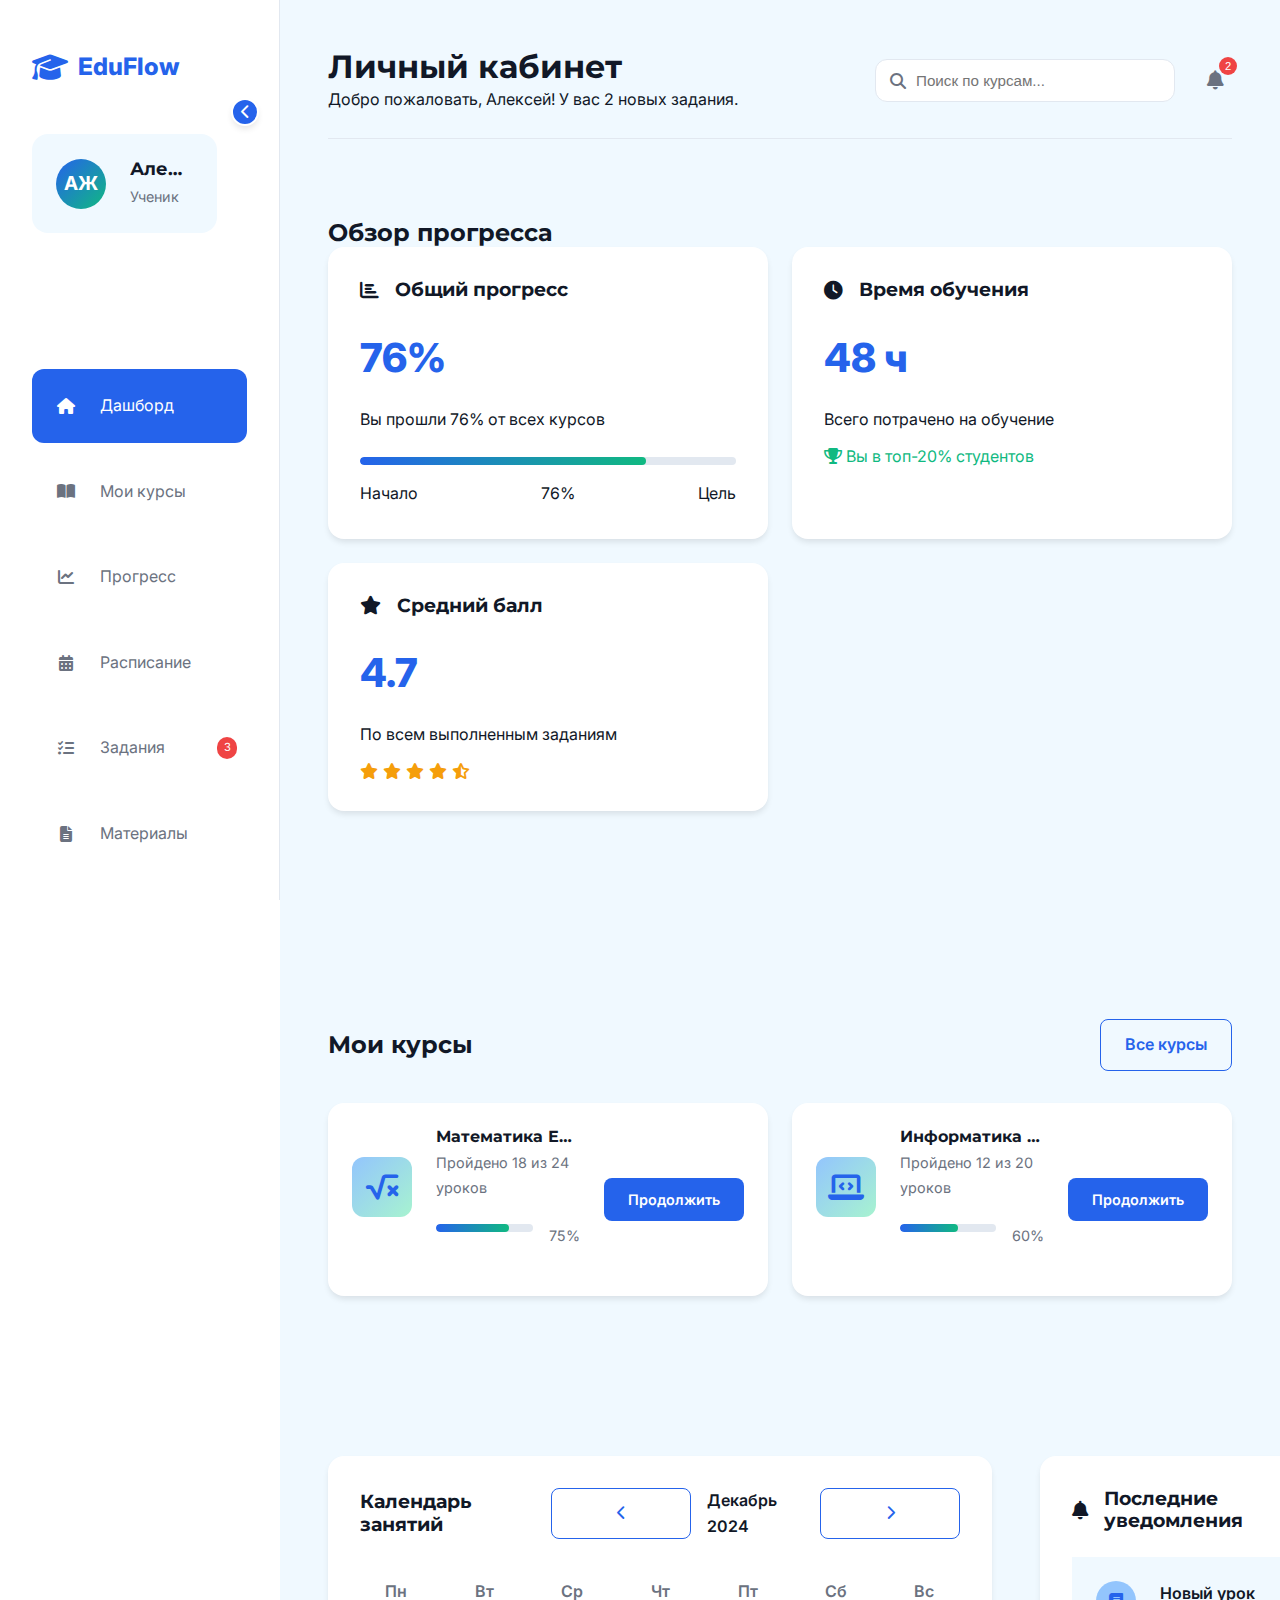
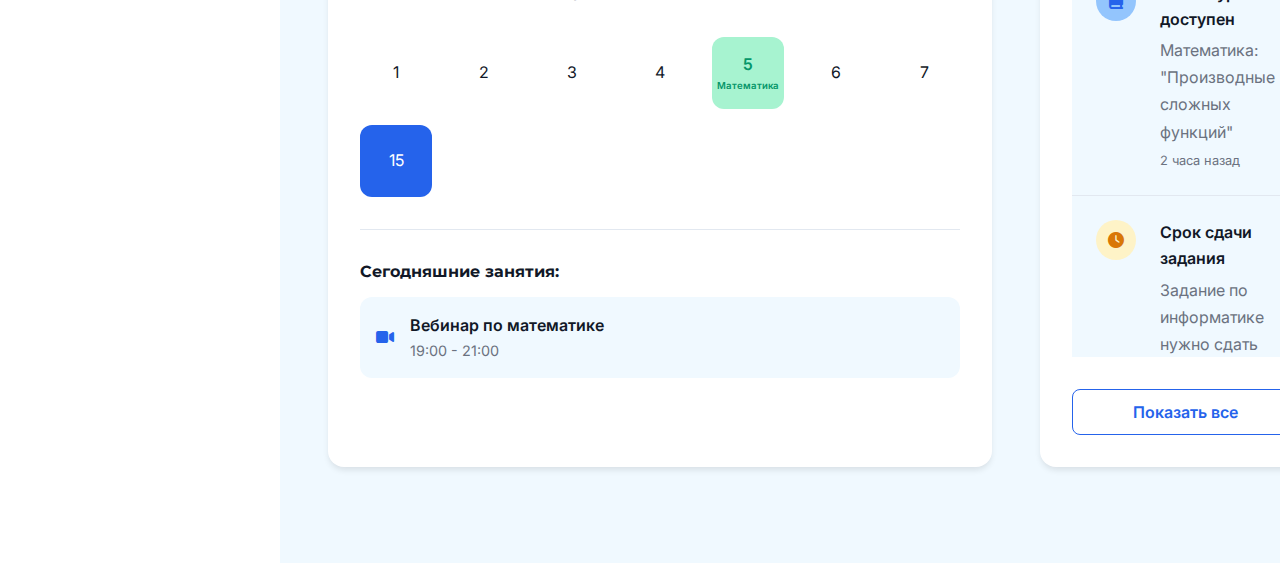
<file: pages/personal/index.html>
<!DOCTYPE html>
<html lang="ru">
<head>
    <meta charset="UTF-8">
    <meta name="viewport" content="width=device-width, initial-scale=1.0">
    <title>Личный кабинет - EduFlow</title>
    <link rel="stylesheet" href="../../css/style.css">
    <link rel="stylesheet" href="../../css/personal.css">
    <link rel="preconnect" href="https://fonts.googleapis.com">
    <link rel="preconnect" href="https://fonts.gstatic.com" crossorigin>
    <link href="https://fonts.googleapis.com/css2?family=Inter:wght@300;400;500;600;700&family=Montserrat:wght@600;700;800&display=swap" rel="stylesheet">
    <link rel="stylesheet" href="https://cdnjs.cloudflare.com/ajax/libs/font-awesome/6.4.0/css/all.min.css">
</head>
<body>
    <!-- Боковая панель -->
    <aside class="sidebar" id="sidebar">
        <div class="sidebar-header">
            <a href="../../index.html" class="sidebar-logo">
                <i class="fas fa-graduation-cap"></i>
                <span>EduFlow</span>
            </a>
            
            <div class="user-profile">
                <div class="user-avatar">
                    <span>АЖ</span>
                </div>
                <div class="user-info">
                    <h3>Алексей Журавлев</h3>
                    <p>Ученик</p>
                </div>
            </div>
        </div>
        
        <nav class="sidebar-nav">
            <a href="index.html" class="nav-item active">
                <i class="fas fa-home"></i>
                <span>Дашборд</span>
            </a>
            <a href="courses.html" class="nav-item">
                <i class="fas fa-book-open"></i>
                <span>Мои курсы</span>
            </a>
            <a href="progress.html" class="nav-item">
                <i class="fas fa-chart-line"></i>
                <span>Прогресс</span>
            </a>
            <a href="#" class="nav-item">
                <i class="fas fa-calendar-alt"></i>
                <span>Расписание</span>
            </a>
            <a href="#" class="nav-item">
                <i class="fas fa-tasks"></i>
                <span>Задания</span>
                <span class="badge">3</span>
            </a>
            <a href="#" class="nav-item">
                <i class="fas fa-file-alt"></i>
                <span>Материалы</span>
            </a>
            <a href="profile.html" class="nav-item">
                <i class="fas fa-user-cog"></i>
                <span>Настройки</span>
            </a>
        </nav>
        
        <div class="sidebar-footer">
            <a href="#" class="logout-btn">
                <i class="fas fa-sign-out-alt"></i>
                <span>Выйти</span>
            </a>
        </div>
    </aside>

    <!-- Основной контент -->
    <main class="personal-content">
        <header class="personal-header">
            <div>
                <h1>Личный кабинет</h1>
                <p>Добро пожаловать, Алексей! У вас 2 новых задания.</p>
            </div>
            
            <div class="header-actions">
    <button class="mobile-menu-toggle" id="menuToggle" aria-label="Открыть меню">
        <i class="fas fa-bars"></i>
    </button>
    
    <div class="search-box">
        <i class="fas fa-search"></i>
        <input type="text" placeholder="Поиск по курсам...">
    </div>
    
    <button class="notification-btn">
        <i class="fas fa-bell"></i>
        <span class="notification-badge">2</span>
    </button>
</div>
        </header>

        <!-- Дашборд -->
        <section class="dashboard">
            <h2>Обзор прогресса</h2>
            
            <div class="dashboard-grid">
                <!-- Карточка 1 -->
                <div class="dashboard-card">
                    <h3><i class="fas fa-chart-bar"></i> Общий прогресс</h3>
                    <div class="card-stat">76%</div>
                    <p>Вы прошли 76% от всех курсов</p>
                    
                    <div class="card-progress">
                        <div class="progress-bar">
                            <div class="progress-fill" style="width: 76%"></div>
                        </div>
                        <div style="display: flex; justify-content: space-between;">
                            <span>Начало</span>
                            <span>76%</span>
                            <span>Цель</span>
                        </div>
                    </div>
                </div>
                
                <!-- Карточка 2 -->
                <div class="dashboard-card">
                    <h3><i class="fas fa-clock"></i> Время обучения</h3>
                    <div class="card-stat">48 ч</div>
                    <p>Всего потрачено на обучение</p>
                    <p style="color: var(--accent); margin-top: 10px;">
                        <i class="fas fa-trophy"></i> Вы в топ-20% студентов
                    </p>
                </div>
                
                <!-- Карточка 3 -->
                <div class="dashboard-card">
                    <h3><i class="fas fa-star"></i> Средний балл</h3>
                    <div class="card-stat">4.7</div>
                    <p>По всем выполненным заданиям</p>
                    
                    <div style="margin-top: 15px; display: flex; gap: 5px;">
                        <i class="fas fa-star" style="color: #F59E0B;"></i>
                        <i class="fas fa-star" style="color: #F59E0B;"></i>
                        <i class="fas fa-star" style="color: #F59E0B;"></i>
                        <i class="fas fa-star" style="color: #F59E0B;"></i>
                        <i class="fas fa-star-half-alt" style="color: #F59E0B;"></i>
                    </div>
                </div>
            </div>
        </section>

        <!-- Мои курсы -->
        <section class="my-courses" style="margin-top: var(--space-2xl);">
            <div style="display: flex; justify-content: space-between; align-items: center; margin-bottom: var(--space-lg);">
                <h2>Мои курсы</h2>
                <a href="courses.html" class="btn btn-outline">Все курсы</a>
            </div>
            
            <div class="courses-list">
                <!-- Курс 1 -->
                <div class="course-item">
                    <div class="course-icon">
                        <i class="fas fa-square-root-alt"></i>
                    </div>
                    <div class="course-info">
                        <h4>Математика ЕГЭ профиль</h4>
                        <p>Пройдено 18 из 24 уроков</p>
                        <div class="course-progress">
                            <div class="progress-bar" style="flex: 1;">
                                <div class="progress-fill" style="width: 75%"></div>
                            </div>
                            <span>75%</span>
                        </div>
                    </div>
                    <a href="#" class="btn btn-primary btn-small">Продолжить</a>
                </div>
                
                <!-- Курс 2 -->
                <div class="course-item">
                    <div class="course-icon">
                        <i class="fas fa-laptop-code"></i>
                    </div>
                    <div class="course-info">
                        <h4>Информатика ЕГЭ</h4>
                        <p>Пройдено 12 из 20 уроков</p>
                        <div class="course-progress">
                            <div class="progress-bar" style="flex: 1;">
                                <div class="progress-fill" style="width: 60%"></div>
                            </div>
                            <span>60%</span>
                        </div>
                    </div>
                    <a href="#" class="btn btn-primary btn-small">Продолжить</a>
                </div>
            </div>
        </section>

        <!-- Календарь и уведомления -->
        <section style="margin-top: var(--space-2xl); display: grid; grid-template-columns: 1fr 1fr; gap: var(--space-xl);">
            <!-- Календарь -->
            <div class="calendar">
                <div class="calendar-header">
                    <h3>Календарь занятий</h3>
                    <div style="display: flex; gap: var(--space-sm);">
                        <button class="btn btn-outline btn-small"><i class="fas fa-chevron-left"></i></button>
                        <span style="font-weight: 600;">Декабрь 2024</span>
                        <button class="btn btn-outline btn-small"><i class="fas fa-chevron-right"></i></button>
                    </div>
                </div>
                
                <div class="calendar-grid">
                    <!-- Дни недели -->
                    <div class="calendar-day">Пн</div>
                    <div class="calendar-day">Вт</div>
                    <div class="calendar-day">Ср</div>
                    <div class="calendar-day">Чт</div>
                    <div class="calendar-day">Пт</div>
                    <div class="calendar-day">Сб</div>
                    <div class="calendar-day">Вс</div>
                    
                    <!-- Даты (пример) -->
                    <div class="calendar-date">1</div>
                    <div class="calendar-date">2</div>
                    <div class="calendar-date">3</div>
                    <div class="calendar-date">4</div>
                    <div class="calendar-date has-lesson">5<div style="font-size: 0.6rem;">Математика</div></div>
                    <div class="calendar-date">6</div>
                    <div class="calendar-date">7</div>
                    <!-- ... и так далее -->
                    <div class="calendar-date today">15</div>
                </div>
                
                <div style="margin-top: var(--space-lg); padding-top: var(--space-lg); border-top: 1px solid var(--gray-200);">
                    <h4>Сегодняшние занятия:</h4>
                    <div style="margin-top: var(--space-sm);">
                        <div style="display: flex; align-items: center; gap: var(--space-sm); padding: var(--space-sm); background: var(--background-alt); border-radius: var(--radius-md);">
                            <i class="fas fa-video" style="color: var(--primary);"></i>
                            <div>
                                <div style="font-weight: 600;">Вебинар по математике</div>
                                <div style="font-size: 0.9rem; color: var(--text-light);">19:00 - 21:00</div>
                            </div>
                        </div>
                    </div>
                </div>
            </div>
            
            <!-- Уведомления -->
            <div class="dashboard-card">
                <h3><i class="fas fa-bell"></i> Последние уведомления</h3>
                
                <div class="notifications-list">
                    <div class="notification-item unread">
                        <div class="notification-icon info">
                            <i class="fas fa-book"></i>
                        </div>
                        <div>
                            <div style="font-weight: 600;">Новый урок доступен</div>
                            <p style="color: var(--text-light); margin: 5px 0;">Математика: "Производные сложных функций"</p>
                            <div style="font-size: 0.8rem; color: var(--text-light);">2 часа назад</div>
                        </div>
                    </div>
                    
                    <div class="notification-item unread">
                        <div class="notification-icon warning">
                            <i class="fas fa-clock"></i>
                        </div>
                        <div>
                            <div style="font-weight: 600;">Срок сдачи задания</div>
                            <p style="color: var(--text-light); margin: 5px 0;">Задание по информатике нужно сдать до завтра</p>
                            <div style="font-size: 0.8rem; color: var(--text-light);">5 часов назад</div>
                        </div>
                    </div>
                    
                    <div class="notification-item">
                        <div class="notification-icon success">
                            <i class="fas fa-check"></i>
                        </div>
                        <div>
                            <div style="font-weight: 600;">Задание проверено</div>
                            <p style="color: var(--text-light); margin: 5px 0;">Вы получили 9/10 баллов за тест</p>
                            <div style="font-size: 0.8rem; color: var(--text-light);">1 день назад</div>
                        </div>
                    </div>
                </div>
                
                <button class="btn btn-outline btn-block" style="margin-top: var(--space-lg);">Показать все</button>
            </div>
        </section>
    </main>

   <script src="../../js/personal.js"></script>
</body>
</html>
</file>
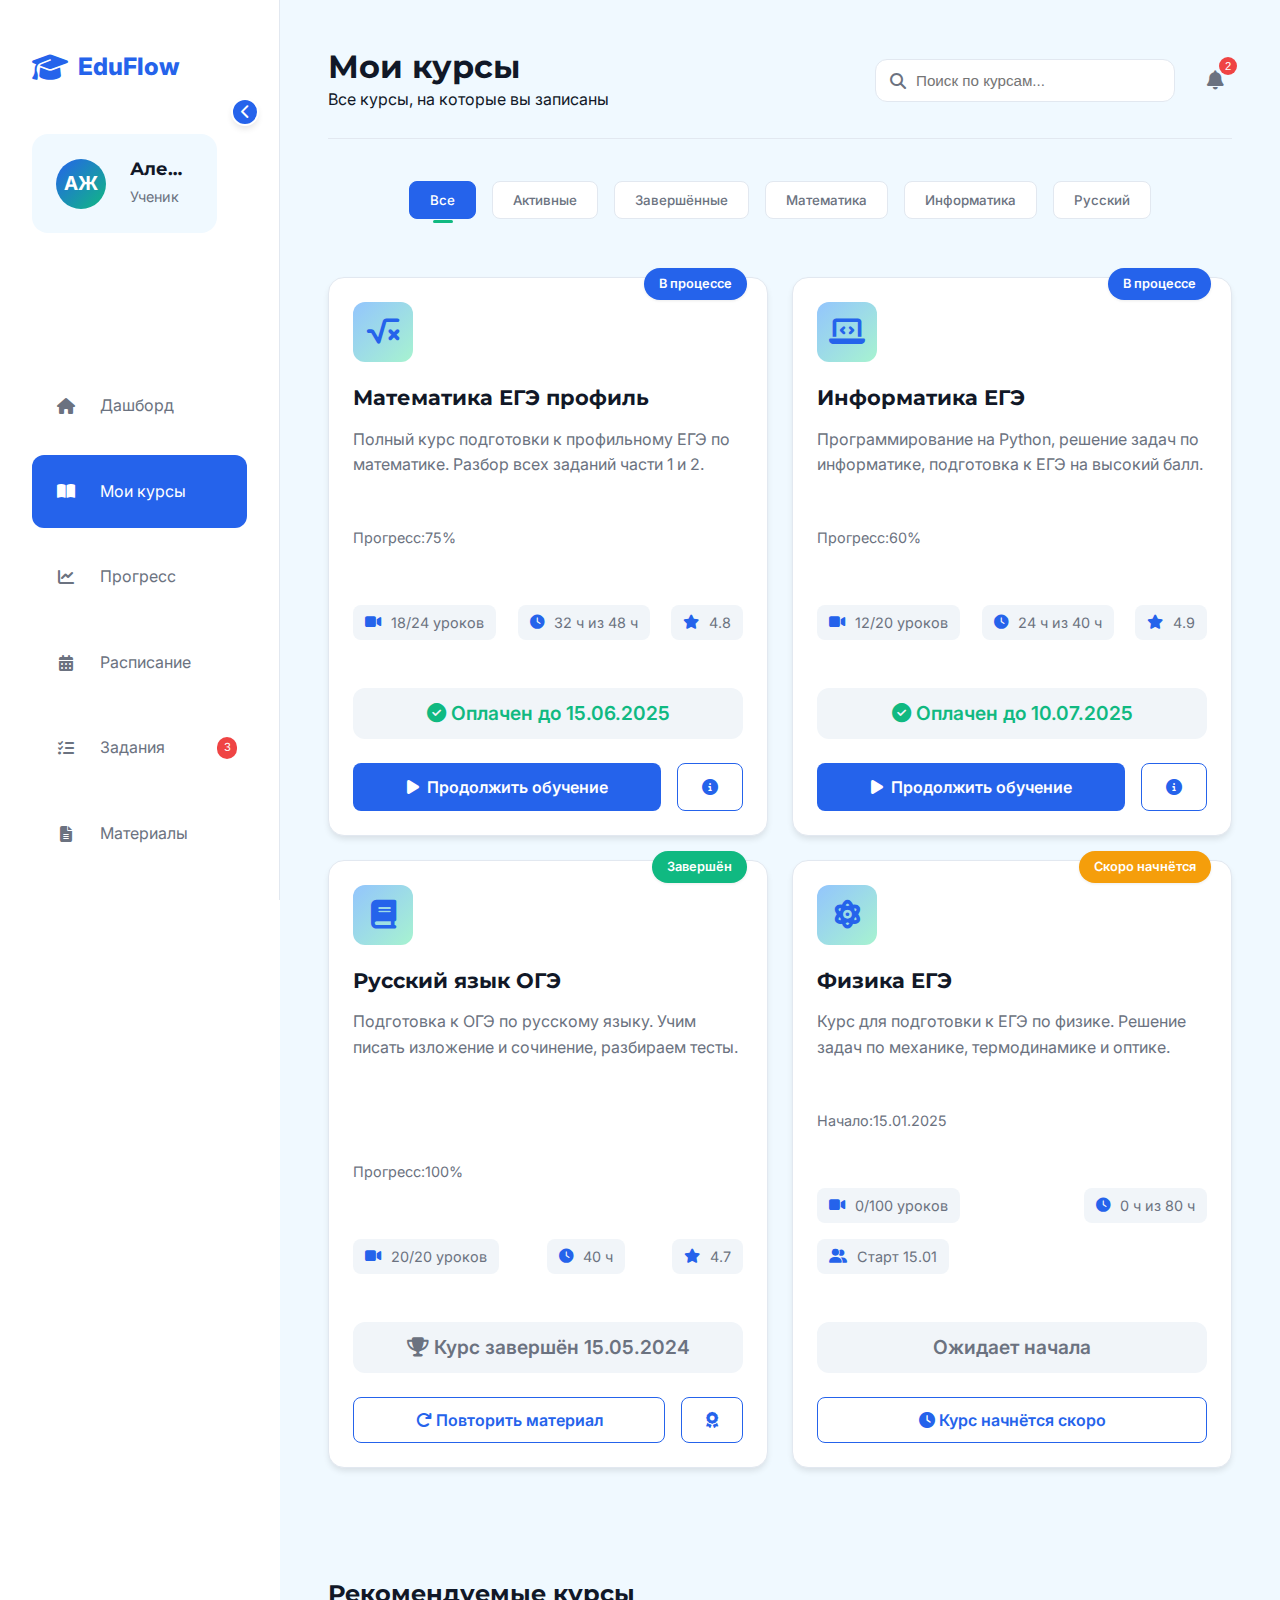
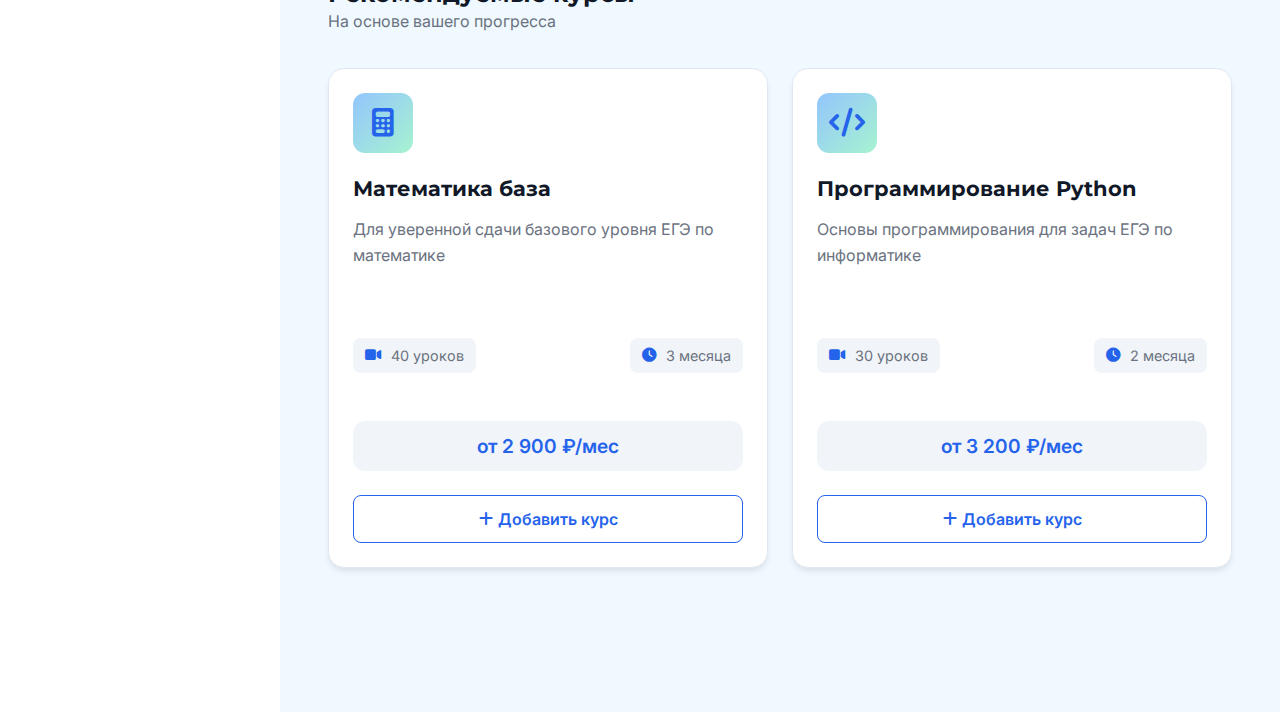
<file: pages/personal/courses.html>
<!DOCTYPE html>
<html lang="ru">
<head>
    <meta charset="UTF-8">
    <meta name="viewport" content="width=device-width, initial-scale=1.0">
    <title>Мои курсы - EduFlow</title>
    <link rel="stylesheet" href="../../css/style.css">
    <link rel="stylesheet" href="../../css/personal.css">   
    <link rel="preconnect" href="https://fonts.googleapis.com">
    <link rel="preconnect" href="https://fonts.gstatic.com" crossorigin>
    <link href="https://fonts.googleapis.com/css2?family=Inter:wght@300;400;500;600;700&family=Montserrat:wght@600;700;800&display=swap" rel="stylesheet">
    <link rel="stylesheet" href="https://cdnjs.cloudflare.com/ajax/libs/font-awesome/6.4.0/css/all.min.css">
</head>
<body>
    <!-- Боковая панель -->
    <aside class="sidebar" id="sidebar">
        <div class="sidebar-header">
            <a href="../../index.html" class="sidebar-logo">
                <i class="fas fa-graduation-cap"></i>
                <span>EduFlow</span>
            </a>
                    <!-- ДОБАВЛЕНО: Кнопка сворачивания -->
            
            <div class="user-profile">
                <div class="user-avatar">
                    <span>АЖ</span>
                </div>
                <div class="user-info">
                    <h3>Алексей Журавлев</h3>
                    <p>Ученик</p>
                </div>
            </div>
        </div>
        
        <nav class="sidebar-nav">
            <a href="index.html" class="nav-item">
                <i class="fas fa-home"></i>
                <span>Дашборд</span>
            </a>
            <a href="courses.html" class="nav-item active">
                <i class="fas fa-book-open"></i>
                <span>Мои курсы</span>
            </a>
            <a href="progress.html" class="nav-item">
                <i class="fas fa-chart-line"></i>
                <span>Прогресс</span>
            </a>
            <a href="#" class="nav-item">
                <i class="fas fa-calendar-alt"></i>
                <span>Расписание</span>
            </a>
            <a href="#" class="nav-item">
                <i class="fas fa-tasks"></i>
                <span>Задания</span>
                <span class="badge">3</span>
            </a>
            <a href="#" class="nav-item">
                <i class="fas fa-file-alt"></i>
                <span>Материалы</span>
            </a>
            <a href="profile.html" class="nav-item">
                <i class="fas fa-user-cog"></i>
                <span>Настройки</span>
            </a>
        </nav>
        
        <div class="sidebar-footer">
            <a href="../../index.html" class="logout-btn">
                <i class="fas fa-sign-out-alt"></i>
                <span>Выйти</span>
            </a>
        </div>
    </aside>

    <!-- Основной контент -->
    <main class="personal-content">
        <header class="personal-header">
            <div>
                <h1>Мои курсы</h1>
                <p>Все курсы, на которые вы записаны</p>
            </div>
            
            <div class="header-actions">
    <button class="mobile-menu-toggle" id="menuToggle" aria-label="Открыть меню">
        <i class="fas fa-bars"></i>
    </button>
    
    <div class="search-box">
        <i class="fas fa-search"></i>
        <input type="text" placeholder="Поиск по курсам...">
    </div>
    
    <button class="notification-btn">
        <i class="fas fa-bell"></i>
        <span class="notification-badge">2</span>
    </button>
</div>
        </header>

        <!-- Фильтры курсов -->
        <div class="filters" style="margin-bottom: var(--space-xl);">
            <button class="filter-btn active" data-filter="all">Все</button>
            <button class="filter-btn" data-filter="active">Активные</button>
            <button class="filter-btn" data-filter="completed">Завершённые</button>
            <button class="filter-btn" data-filter="math">Математика</button>
            <button class="filter-btn" data-filter="informatics">Информатика</button>
            <button class="filter-btn" data-filter="russian">Русский</button>
        </div>

        <!-- Список курсов -->
        <div class="courses-grid">
            <!-- Курс 1: Математика -->
            <div class="course-card" data-category="active math">
                <div class="course-badge" style="background: var(--primary);">В процессе</div>
                <div class="course-icon">
                    <i class="fas fa-square-root-alt"></i>
                </div>
                <h3>Математика ЕГЭ профиль</h3>
                <p>Полный курс подготовки к профильному ЕГЭ по математике. Разбор всех заданий части 1 и 2.</p>
                
                <div class="course-progress">
                    <div style="display: flex; justify-content: space-between; margin-bottom: 8px;">
                        <span>Прогресс:</span>
                        <span>75%</span>
                    </div>
                    <div class="progress-bar">
                        <div class="progress-fill" style="width: 75%"></div>
                    </div>
                </div>
                
                <div class="course-details">
                    <span><i class="fas fa-video"></i> 18/24 уроков</span>
                    <span><i class="fas fa-clock"></i> 32 ч из 48 ч</span>
                    <span><i class="fas fa-star"></i> 4.8</span>
                </div>
                
                <div class="course-price" style="color: var(--success);">
                    <i class="fas fa-check-circle"></i> Оплачен до 15.06.2025
                </div>
                
                <div style="display: flex; gap: var(--space-sm); margin-top: auto;">
                    <button class="btn btn-primary btn-block continue-btn" data-course="math">
                        <i class="fas fa-play"></i> Продолжить обучение
                    </button>
                    <button class="btn btn-outline course-details-btn" data-course="math">
                        <i class="fas fa-info-circle"></i>
                    </button>
                </div>
            </div>
            
            <!-- Курс 2: Информатика -->
            <div class="course-card" data-category="active informatics">
                <div class="course-badge" style="background: var(--primary);">В процессе</div>
                <div class="course-icon">
                    <i class="fas fa-laptop-code"></i>
                </div>
                <h3>Информатика ЕГЭ</h3>
                <p>Программирование на Python, решение задач по информатике, подготовка к ЕГЭ на высокий балл.</p>
                
                <div class="course-progress">
                    <div style="display: flex; justify-content: space-between; margin-bottom: 8px;">
                        <span>Прогресс:</span>
                        <span>60%</span>
                    </div>
                    <div class="progress-bar">
                        <div class="progress-fill" style="width: 60%"></div>
                    </div>
                </div>
                
                <div class="course-details">
                    <span><i class="fas fa-video"></i> 12/20 уроков</span>
                    <span><i class="fas fa-clock"></i> 24 ч из 40 ч</span>
                    <span><i class="fas fa-star"></i> 4.9</span>
                </div>
                
                <div class="course-price" style="color: var(--success);">
                    <i class="fas fa-check-circle"></i> Оплачен до 10.07.2025
                </div>
                
                <div style="display: flex; gap: var(--space-sm); margin-top: auto;">
                    <button class="btn btn-primary btn-block continue-btn" data-course="informatics">
                        <i class="fas fa-play"></i> Продолжить обучение
                    </button>
                    <button class="btn btn-outline course-details-btn" data-course="informatics">
                        <i class="fas fa-info-circle"></i>
                    </button>
                </div>
            </div>
            
            <!-- Курс 3: Русский язык -->
            <div class="course-card" data-category="completed russian">
                <div class="course-badge" style="background: var(--success);">Завершён</div>
                <div class="course-icon">
                    <i class="fas fa-book"></i>
                </div>
                <h3>Русский язык ОГЭ</h3>
                <p>Подготовка к ОГЭ по русскому языку. Учим писать изложение и сочинение, разбираем тесты.</p>
                
                <div class="course-progress">
                    <div style="display: flex; justify-content: space-between; margin-bottom: 8px;">
                        <span>Прогресс:</span>
                        <span>100%</span>
                    </div>
                    <div class="progress-bar">
                        <div class="progress-fill" style="width: 100%"></div>
                    </div>
                </div>
                
                <div class="course-details">
                    <span><i class="fas fa-video"></i> 20/20 уроков</span>
                    <span><i class="fas fa-clock"></i> 40 ч</span>
                    <span><i class="fas fa-star"></i> 4.7</span>
                </div>
                
                <div class="course-price" style="color: var(--text-light);">
                    <i class="fas fa-trophy"></i> Курс завершён 15.05.2024
                </div>
                
                <div style="display: flex; gap: var(--space-sm); margin-top: auto;">
                    <button class="btn btn-outline btn-block review-course-btn" data-course="russian">
                        <i class="fas fa-redo"></i> Повторить материал
                    </button>
                    <button class="btn btn-outline get-certificate-btn" data-course="russian">
                        <i class="fas fa-award"></i>
                    </button>
                </div>
            </div>
            
            <!-- Курс 4: Физика -->
            <div class="course-card" data-category="active">
                <div class="course-badge" style="background: var(--warning);">Скоро начнётся</div>
                <div class="course-icon">
                    <i class="fas fa-atom"></i>
                </div>
                <h3>Физика ЕГЭ</h3>
                <p>Курс для подготовки к ЕГЭ по физике. Решение задач по механике, термодинамике и оптике.</p>
                
                <div class="course-progress">
                    <div style="display: flex; justify-content: space-between; margin-bottom: 8px;">
                        <span>Начало:</span>
                        <span>15.01.2025</span>
                    </div>
                    <div class="progress-bar">
                        <div class="progress-fill" style="width: 0%"></div>
                    </div>
                </div>
                
                <div class="course-details">
                    <span><i class="fas fa-video"></i> 0/100 уроков</span>
                    <span><i class="fas fa-clock"></i> 0 ч из 80 ч</span>
                    <span><i class="fas fa-user-friends"></i> Старт 15.01</span>
                </div>
                
                <div class="course-price" style="color: var(--text-light);">
                    Ожидает начала
                </div>
                
                <button class="btn btn-outline btn-block" disabled style="margin-top: auto;">
                    <i class="fas fa-clock"></i> Курс начнётся скоро
                </button>
            </div>
        </div>

        <!-- Рекомендации -->
        <section style="margin-top: var(--space-2xl);">
            <h2>Рекомендуемые курсы</h2>
            <p style="color: var(--text-light); margin-bottom: var(--space-lg);">На основе вашего прогресса</p>
            
            <div class="courses-grid">
                <div class="course-card">
                    <div class="course-icon">
                        <i class="fas fa-calculator"></i>
                    </div>
                    <h3>Математика база</h3>
                    <p>Для уверенной сдачи базового уровня ЕГЭ по математике</p>
                    <div class="course-details">
                        <span><i class="fas fa-video"></i> 40 уроков</span>
                        <span><i class="fas fa-clock"></i> 3 месяца</span>
                    </div>
                    <div class="course-price">от 2 900 ₽/мес</div>
                    <button class="btn btn-outline btn-block add-course-btn">
                        <i class="fas fa-plus"></i> Добавить курс
                    </button>
                </div>
                
                <div class="course-card">
                    <div class="course-icon">
                        <i class="fas fa-code"></i>
                    </div>
                    <h3>Программирование Python</h3>
                    <p>Основы программирования для задач ЕГЭ по информатике</p>
                    <div class="course-details">
                        <span><i class="fas fa-video"></i> 30 уроков</span>
                        <span><i class="fas fa-clock"></i> 2 месяца</span>
                    </div>
                    <div class="course-price">от 3 200 ₽/мес</div>
                    <button class="btn btn-outline btn-block add-course-btn">
                        <i class="fas fa-plus"></i> Добавить курс
                    </button>
                </div>
            </div>
        </section>
    </main>

    <script src="../../js/personal.js"></script>
    <script>
        // Дополнительный скрипт для страницы курсов
        document.addEventListener('DOMContentLoaded', function() {
            // Фильтрация курсов
            const filterBtns = document.querySelectorAll('.filter-btn');
            const courseCards = document.querySelectorAll('.course-card');
            
            filterBtns.forEach(btn => {
                btn.addEventListener('click', function() {
                    filterBtns.forEach(b => b.classList.remove('active'));
                    this.classList.add('active');
                    
                    const filter = this.dataset.filter;
                    
                    courseCards.forEach(card => {
                        if (filter === 'all' || card.dataset.category.includes(filter)) {
                            card.style.display = 'block';
                        } else {
                            card.style.display = 'none';
                        }
                    });
                });
            });
            
            // Поиск курсов
            const searchInput = document.getElementById('courseSearch');
            if (searchInput) {
                searchInput.addEventListener('input', function() {
                    const query = this.value.toLowerCase();
                    
                    courseCards.forEach(card => {
                        const title = card.querySelector('h3').textContent.toLowerCase();
                        const desc = card.querySelector('p').textContent.toLowerCase();
                        
                        if (title.includes(query) || desc.includes(query)) {
                            card.style.display = 'block';
                        } else {
                            card.style.display = 'none';
                        }
                    });
                });
            }
            
            // Кнопка добавления курса
            const addCourseBtn = document.getElementById('addCourseBtn');
            if (addCourseBtn) {
                addCourseBtn.addEventListener('click', function() {
                    showCourseCatalog();
                });
            }
            
            // Кнопки "Продолжить обучение"
            document.querySelectorAll('.continue-btn').forEach(btn => {
                btn.addEventListener('click', function() {
                    const course = this.dataset.course;
                    startCourse(course);
                });
            });
            
            // Кнопки деталей курса
            document.querySelectorAll('.course-details-btn').forEach(btn => {
                btn.addEventListener('click', function() {
                    const course = this.dataset.course;
                    showCourseDetails(course);
                });
            });
            
            // Кнопки получения сертификата
            document.querySelectorAll('.get-certificate-btn').forEach(btn => {
                btn.addEventListener('click', function() {
                    generateCertificate();
                });
            });
            
            // Кнопки добавления рекомендованных курсов
            document.querySelectorAll('.add-course-btn').forEach(btn => {
                btn.addEventListener('click', function() {
                    const courseCard = this.closest('.course-card');
                    const courseName = courseCard.querySelector('h3').textContent;
                    addNewCourse(courseName);
                });
            });
        });
        
        function showCourseCatalog() {
            const modalContent = `
                <h3>Доступные курсы</h3>
                <p>Выберите новый курс для добавления в ваш учебный план:</p>
                
                <div style="display: grid; gap: var(--space-md); margin-top: var(--space-lg);">
                    <div style="padding: var(--space-md); border: 1px solid var(--gray-200); border-radius: var(--radius-md);">
                        <div style="display: flex; justify-content: space-between; align-items: center;">
                            <div>
                                <h4 style="margin: 0 0 5px 0;">Математика база</h4>
                                <p style="margin: 0; color: var(--text-light);">Подготовка к базовому ЕГЭ</p>
                            </div>
                            <div style="text-align: right;">
                                <div style="font-weight: 600; color: var(--primary);">2 900 ₽/мес</div>
                                <button class="btn btn-primary btn-small select-course-btn" data-course="math-base">
                                    Выбрать
                                </button>
                            </div>
                        </div>
                    </div>
                    
                    <div style="padding: var(--space-md); border: 1px solid var(--gray-200); border-radius: var(--radius-md);">
                        <div style="display: flex; justify-content: space-between; align-items: center;">
                            <div>
                                <h4 style="margin: 0 0 5px 0;">Программирование Python</h4>
                                <p style="margin: 0; color: var(--text-light);">Основы для задач ЕГЭ</p>
                            </div>
                            <div style="text-align: right;">
                                <div style="font-weight: 600; color: var(--primary);">3 200 ₽/мес</div>
                                <button class="btn btn-primary btn-small select-course-btn" data-course="python">
                                    Выбрать
                                </button>
                            </div>
                        </div>
                    </div>
                </div>
            `;
            
            showModal(modalContent, 'Выбор курса');
            
            // Обработка выбора курса
            setTimeout(() => {
                document.querySelectorAll('.select-course-btn').forEach(btn => {
                    btn.addEventListener('click', function() {
                        const course = this.dataset.course;
                        showModal('<p>Курс успешно добавлен! Начните обучение в разделе "Мои курсы".</p>', 'Курс добавлен');
                    });
                });
            }, 100);
        }
        
        function startCourse(course) {
            // В реальном проекте здесь будет переход к уроку
            showModal(`
                <h3>Начать обучение</h3>
                <p>Вы будете перенаправлены к последнему пройденному уроку курса "${getCourseName(course)}".</p>
                <p>Готовы продолжить?</p>
            `, 'Продолжить обучение');
        }
        
        function showCourseDetails(course) {
            const courseData = {
                'math': {
                    name: 'Математика ЕГЭ профиль',
                    teacher: 'Анна Сергеева',
                    lessons: '24 урока',
                    duration: '48 часов',
                    rating: '4.8',
                    description: 'Полный курс подготовки к профильному ЕГЭ по математике с разбором всех типов задач.'
                },
                'informatics': {
                    name: 'Информатика ЕГЭ',
                    teacher: 'Михаил Соколов',
                    lessons: '20 уроков',
                    duration: '40 часов',
                    rating: '4.9',
                    description: 'Программирование на Python и решение задач ЕГЭ по информатике.'
                },
                'russian': {
                    name: 'Русский язык ОГЭ',
                    teacher: 'Ольга Иванова',
                    lessons: '20 уроков',
                    duration: '40 часов',
                    rating: '4.7',
                    description: 'Подготовка к ОГЭ по русскому языку: изложение, сочинение, тесты.'
                }
            };
            
            const data = courseData[course] || courseData.math;
            
            const modalContent = `
                <h3>${data.name}</h3>
                <p>${data.description}</p>
                
                <div style="background: var(--gray-100); padding: var(--space-md); border-radius: var(--radius-md); margin: var(--space-md) 0;">
                    <div style="display: grid; grid-template-columns: 1fr 1fr; gap: var(--space-md);">
                        <div>
                            <strong><i class="fas fa-chalkboard-teacher"></i> Преподаватель:</strong>
                            <p>${data.teacher}</p>
                        </div>
                        <div>
                            <strong><i class="fas fa-video"></i> Уроков:</strong>
                            <p>${data.lessons}</p>
                        </div>
                        <div>
                            <strong><i class="fas fa-clock"></i> Длительность:</strong>
                            <p>${data.duration}</p>
                        </div>
                        <div>
                            <strong><i class="fas fa-star"></i> Рейтинг:</strong>
                            <p>${data.rating}/5.0</p>
                        </div>
                    </div>
                </div>
                
                <h4>Программа курса:</h4>
                <ul>
                    <li>Модуль 1: Базовые темы</li>
                    <li>Модуль 2: Продвинутые задачи</li>
                    <li>Модуль 3: Практика ЕГЭ</li>
                    <li>Модуль 4: Итоговое тестирование</li>
                </ul>
            `;
            
            showModal(modalContent, 'Информация о курсе');
        }
        
        function generateCertificate() {
            showModal(`
                <h3>Сертификат о прохождении</h3>
                <p>Вы успешно завершили курс! Сгенерировать сертификат?</p>
                <div style="text-align: center; margin: var(--space-lg) 0;">
                    <div style="border: 2px dashed var(--primary); padding: var(--space-xl); border-radius: var(--radius-lg); background: var(--background-alt);">
                        <h4 style="color: var(--primary);">СЕРТИФИКАТ</h4>
                        <p>Выдан: <strong>Алексей Журавлев</strong></p>
                        <p>За успешное прохождение курса</p>
                        <h3>"Русский язык ОГЭ"</h3>
                        <p>Дата: 15.05.2024</p>
                    </div>
                </div>
                <button class="btn btn-primary btn-block" id="downloadCertificateBtn">
                    <i class="fas fa-download"></i> Скачать сертификат (PDF)
                </button>
            `, 'Сертификат');
            
            setTimeout(() => {
                document.getElementById('downloadCertificateBtn')?.addEventListener('click', function() {
                    showModal('<p>Сертификат скачивается... В реальном проекте будет скачан PDF файл.</p>', 'Скачивание');
                });
            }, 100);
        }
        
        function addNewCourse(courseName) {
            showModal(`
                <h3>Добавить курс</h3>
                <p>Вы хотите добавить курс "${courseName}" в свой учебный план?</p>
                <p>После добавления курс будет доступен в разделе "Мои курсы".</p>
                
                <div style="margin-top: var(--space-lg);">
                    <h4>Выберите тариф:</h4>
                    <div style="display: grid; gap: var(--space-sm);">
                        <label style="display: flex; align-items: center; padding: var(--space-sm); border: 1px solid var(--gray-200); border-radius: var(--radius-sm);">
                            <input type="radio" name="tariff" value="basic" checked style="margin-right: var(--space-sm);">
                            <div>
                                <strong>Базовый (2 900 ₽/мес)</strong>
                                <div style="font-size: 0.9rem; color: var(--text-light);">Доступ к видеоурокам</div>
                            </div>
                        </label>
                        
                        <label style="display: flex; align-items: center; padding: var(--space-sm); border: 1px solid var(--primary); border-radius: var(--radius-sm); background: var(--background-alt);">
                            <input type="radio" name="tariff" value="standard" style="margin-right: var(--space-sm);">
                            <div>
                                <strong>Стандарт (4 900 ₽/мес)</strong>
                                <div style="font-size: 0.9rem; color: var(--text-light);">Видео + проверка ДЗ + вебинары</div>
                            </div>
                        </label>
                    </div>
                </div>
            `, 'Добавление курса');
        }
        
        function getCourseName(course) {
            const names = {
                'math': 'Математика ЕГЭ профиль',
                'informatics': 'Информатика ЕГЭ',
                'russian': 'Русский язык ОГЭ'
            };
            return names[course] || 'Курс';
        }
        
        function showModal(content, title = '') {
            // Используем существующую функцию из personal.js
            if (typeof window.showModal === 'function') {
                window.showModal(content, title);
            } else {
                // Запасной вариант
                alert(title + ': ' + content.replace(/<[^>]*>/g, ' '));
            }
        }
    </script>
</body>
</html>
</file>
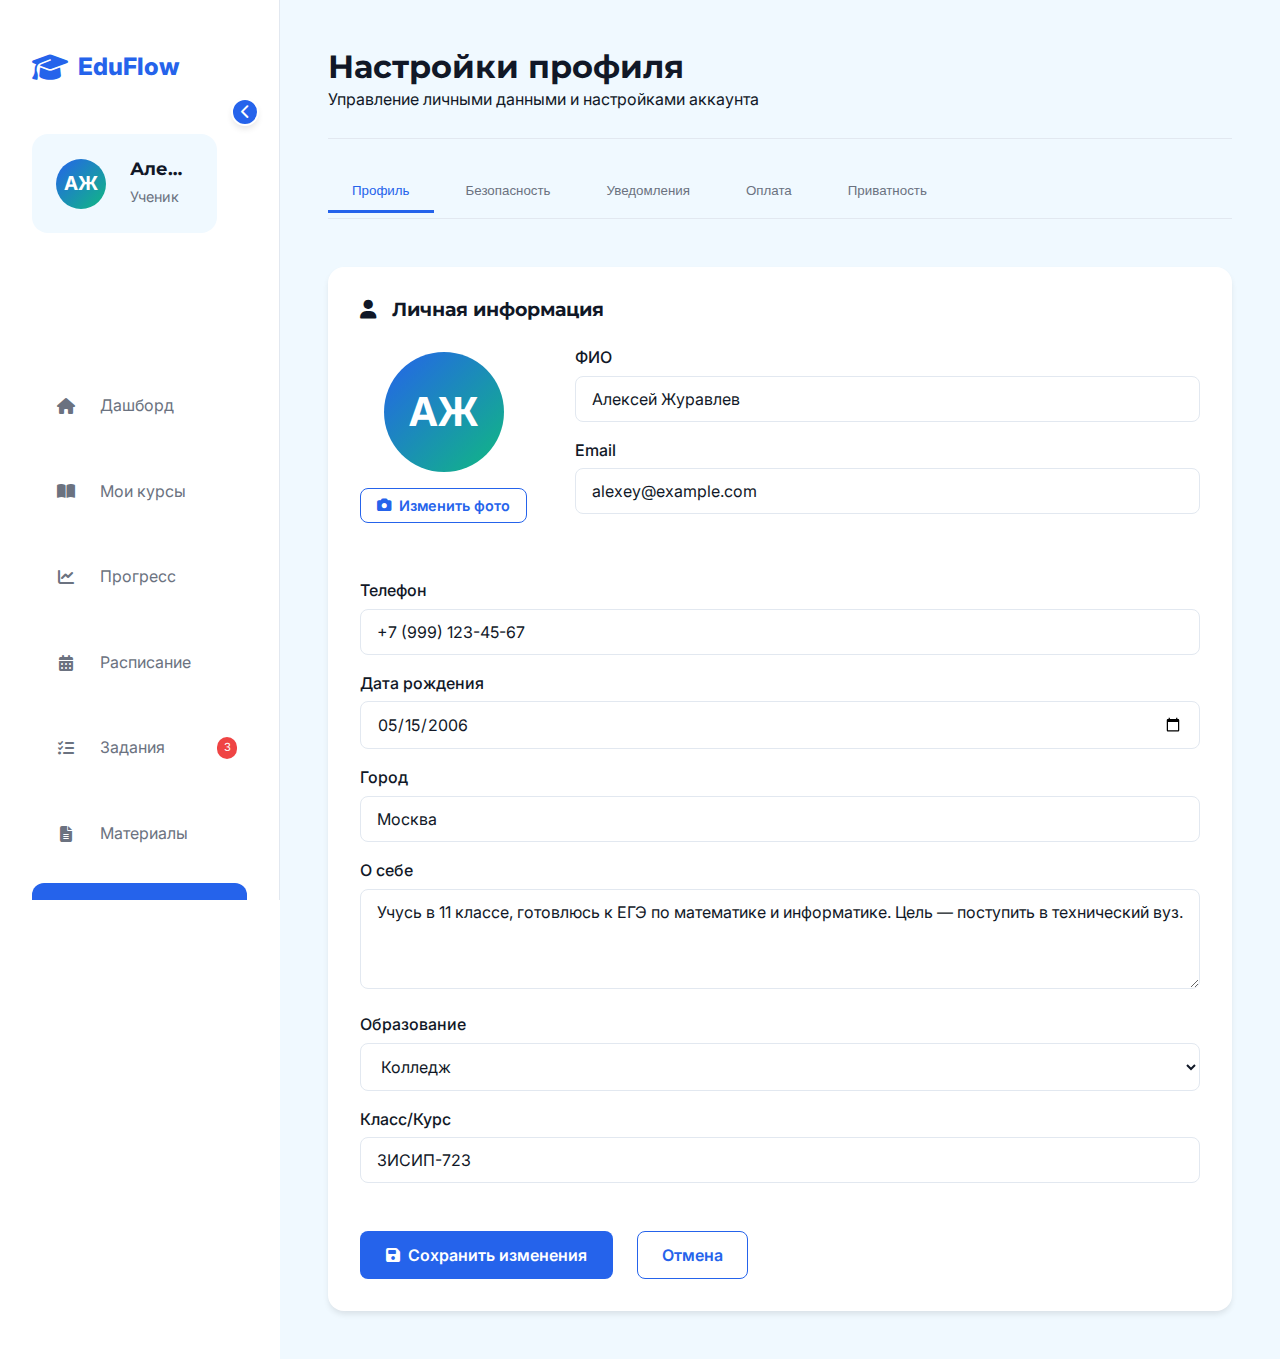
<file: pages/personal/profile.html>
<!DOCTYPE html>
<html lang="ru">
<head>
    <meta charset="UTF-8">
    <meta name="viewport" content="width=device-width, initial-scale=1.0">
    <title>Настройки профиля - EduFlow</title>
    <link rel="stylesheet" href="../../css/style.css">
    <link rel="stylesheet" href="../../css/personal.css">
    <link rel="preconnect" href="https://fonts.googleapis.com">
    <link rel="preconnect" href="https://fonts.gstatic.com" crossorigin>
    <link href="https://fonts.googleapis.com/css2?family=Inter:wght@300;400;500;600;700&family=Montserrat:wght@600;700;800&display=swap" rel="stylesheet">
    <link rel="stylesheet" href="https://cdnjs.cloudflare.com/ajax/libs/font-awesome/6.4.0/css/all.min.css">
</head>
<body>
    <!-- Боковая панель -->
    <aside class="sidebar" id="sidebar">
        <div class="sidebar-header">
            <a href="../../index.html" class="sidebar-logo">
                <i class="fas fa-graduation-cap"></i>
                <span>EduFlow</span>
            </a>
            
            <div class="user-profile">
                <div class="user-avatar" id="userAvatar">
                    <span>АЖ</span>
                </div>
                <div class="user-info">
                    <h3>Алексей Журавлев</h3>
                    <p>Ученик</p>
                </div>
            </div>
        </div>
        
        <nav class="sidebar-nav">
            <a href="index.html" class="nav-item">
                <i class="fas fa-home"></i>
                <span>Дашборд</span>
            </a>
            <a href="courses.html" class="nav-item">
                <i class="fas fa-book-open"></i>
                <span>Мои курсы</span>
            </a>
            <a href="progress.html" class="nav-item">
                <i class="fas fa-chart-line"></i>
                <span>Прогресс</span>
            </a>
            <a href="#" class="nav-item">
                <i class="fas fa-calendar-alt"></i>
                <span>Расписание</span>
            </a>
            <a href="#" class="nav-item">
                <i class="fas fa-tasks"></i>
                <span>Задания</span>
                <span class="badge">3</span>
            </a>
            <a href="#" class="nav-item">
                <i class="fas fa-file-alt"></i>
                <span>Материалы</span>
            </a>
            <a href="profile.html" class="nav-item active">
                <i class="fas fa-user-cog"></i>
                <span>Настройки</span>
            </a>
        </nav>
        
        <div class="sidebar-footer">
            <a href="../../index.html" class="logout-btn">
                <i class="fas fa-sign-out-alt"></i>
                <span>Выйти</span>
            </a>
        </div>
    </aside>

    <!-- Основной контент -->
    <main class="personal-content">
        <header class="personal-header">
            <div>
                <h1>Настройки профиля</h1>
                <p>Управление личными данными и настройками аккаунта</p>
            </div>
            
            <div class="header-actions">
                <button class="mobile-menu-toggle" id="menuToggle">
                    <i class="fas fa-bars"></i>
                </button>
            </div>
        </header>

        <!-- Вкладки настроек -->
        <div class="tabs" style="margin-bottom: var(--space-xl);">
            <button class="tab-btn active" data-tab="profile">Профиль</button>
            <button class="tab-btn" data-tab="security">Безопасность</button>
            <button class="tab-btn" data-tab="notifications">Уведомления</button>
            <button class="tab-btn" data-tab="billing">Оплата</button>
            <button class="tab-btn" data-tab="privacy">Приватность</button>
        </div>

        <!-- Содержимое вкладок -->
        <div id="tabContent">
            <!-- Вкладка Профиль -->
            <div class="tab-pane active" id="profileTab">
                <div class="dashboard-card">
                    <h3><i class="fas fa-user"></i> Личная информация</h3>
                    
                    <form id="profileForm">
                        <div style="display: flex; align-items: center; gap: var(--space-xl); margin-bottom: var(--space-xl);">
                            <div style="text-align: center;">
                                <div class="user-avatar" id="avatarPreview" style="width: 120px; height: 120px; font-size: 2.5rem; margin: 0 auto var(--space-sm);">
                                    <span>АЖ</span>
                                </div>
                                <input type="file" id="avatarInput" accept="image/*" style="display: none;">
                                <button type="button" class="btn btn-outline btn-small" id="changeAvatarBtn">
                                    <i class="fas fa-camera"></i> Изменить фото
                                </button>
                            </div>
                            
                            <div style="flex: 1;">
                                <div class="form-group">
                                    <label for="fullName">ФИО</label>
                                    <input type="text" id="fullName" value="Алексей Журавлев" required>
                                </div>
                                
                                <div class="form-group">
                                    <label for="email">Email</label>
                                    <input type="email" id="email" value="alexey@example.com" required>
                                </div>
                            </div>
                        </div>
                        
                        <div class="form-group">
                            <label for="phone">Телефон</label>
                            <input type="tel" id="phone" value="+7 (999) 123-45-67">
                        </div>
                        
                        <div class="form-group">
                            <label for="birthDate">Дата рождения</label>
                            <input type="date" id="birthDate" value="2006-05-15">
                        </div>
                        
                        <div class="form-group">
                            <label for="city">Город</label>
                            <input type="text" id="city" value="Москва">
                        </div>
                        
                        <div class="form-group">
                            <label for="about">О себе</label>
                            <textarea id="about" rows="3" placeholder="Расскажите о себе...">Учусь в 11 классе, готовлюсь к ЕГЭ по математике и информатике. Цель — поступить в технический вуз.</textarea>
                        </div>
                        
                        <div class="form-group">
                            <label for="education">Образование</label>
                            <select id="education">
                                <option value="school">Школа</option>
                                <option value="college" selected>Колледж</option>
                                <option value="university">ВУЗ</option>
                                <option value="other">Другое</option>
                            </select>
                        </div>
                        
                        <div class="form-group">
                            <label for="class">Класс/Курс</label>
                            <input type="text" id="class" value="3ИСИП-723">
                        </div>
                        
                        <div style="display: flex; gap: var(--space-md); margin-top: var(--space-xl);">
                            <button type="submit" class="btn btn-primary">
                                <i class="fas fa-save"></i> Сохранить изменения
                            </button>
                            <button type="button" class="btn btn-outline" id="cancelChangesBtn">
                                Отмена
                            </button>
                        </div>
                    </form>
                </div>
            </div>
            
            <!-- Вкладка Безопасность -->
            <div class="tab-pane" id="securityTab">
                <div class="dashboard-card">
                    <h3><i class="fas fa-shield-alt"></i> Безопасность аккаунта</h3>
                    
                    <div style="margin-bottom: var(--space-xl);">
                        <h4>Смена пароля</h4>
                        <form id="passwordForm">
                            <div class="form-group">
                                <label for="currentPassword">Текущий пароль</label>
                                <div style="position: relative;">
                                    <input type="password" id="currentPassword" required>
                                    <button type="button" class="toggle-password" data-target="currentPassword">
                                        <i class="fas fa-eye"></i>
                                    </button>
                                </div>
                            </div>
                            
                            <div class="form-group">
                                <label for="newPassword">Новый пароль</label>
                                <div style="position: relative;">
                                    <input type="password" id="newPassword" required minlength="8">
                                    <button type="button" class="toggle-password" data-target="newPassword">
                                        <i class="fas fa-eye"></i>
                                    </button>
                                </div>
                                <div style="font-size: 0.8rem; color: var(--text-light); margin-top: 5px;">
                                    Пароль должен содержать минимум 8 символов, включая цифры и буквы
                                </div>
                            </div>
                            
                            <div class="form-group">
                                <label for="confirmPassword">Подтвердите новый пароль</label>
                                <div style="position: relative;">
                                    <input type="password" id="confirmPassword" required>
                                    <button type="button" class="toggle-password" data-target="confirmPassword">
                                        <i class="fas fa-eye"></i>
                                    </button>
                                </div>
                            </div>
                            
                            <div style="margin-top: var(--space-xl);">
                                <button type="submit" class="btn btn-primary">
                                    <i class="fas fa-key"></i> Сменить пароль
                                </button>
                            </div>
                        </form>
                    </div>
                    
                    <div style="border-top: 1px solid var(--gray-200); padding-top: var(--space-xl);">
                        <h4>Двухфакторная аутентификация</h4>
                        <div style="display: flex; justify-content: space-between; align-items: center;">
                            <div>
                                <p style="margin: 0; color: var(--text-light);">
                                    Добавьте дополнительный уровень безопасности к вашему аккаунту
                                </p>
                            </div>
                            <label class="switch">
                                <input type="checkbox" id="twoFactorToggle">
                                <span class="slider"></span>
                            </label>
                        </div>
                    </div>
                    
                    <div style="border-top: 1px solid var(--gray-200); padding-top: var(--space-xl);">
                        <h4>Активные сессии</h4>
                        <div style="background: var(--gray-100); padding: var(--space-md); border-radius: var(--radius-md); margin-bottom: var(--space-sm);">
                            <div style="display: flex; justify-content: space-between; align-items: center;">
                                <div>
                                    <div style="font-weight: 600;">Текущая сессия</div>
                                    <div style="font-size: 0.9rem; color: var(--text-light);">
                                        Windows • Chrome • Москва
                                    </div>
                                    <div style="font-size: 0.8rem; color: var(--text-light);">
                                        Активна сейчас
                                    </div>
                                </div>
                                <div style="color: var(--success); font-weight: 600;">
                                    Текущая
                                </div>
                            </div>
                        </div>
                        
                        <div style="background: var(--white); padding: var(--space-md); border: 1px solid var(--gray-200); border-radius: var(--radius-md);">
                            <div style="display: flex; justify-content: space-between; align-items: center;">
                                <div>
                                    <div style="font-weight: 600;">iPhone 13</div>
                                    <div style="font-size: 0.9rem; color: var(--text-light);">
                                        Safari • Москва
                                    </div>
                                    <div style="font-size: 0.8rem; color: var(--text-light);">
                                        Последняя активность: 2 дня назад
                                    </div>
                                </div>
                                <button class="btn btn-outline btn-small" style="color: var(--danger);">
                                    Завершить
                                </button>
                            </div>
                        </div>
                        
                        <button class="btn btn-outline btn-block" style="margin-top: var(--space-md);">
                            <i class="fas fa-sign-out-alt"></i> Завершить все другие сессии
                        </button>
                    </div>
                </div>
            </div>
            
            <!-- Вкладка Уведомления -->
            <div class="tab-pane" id="notificationsTab">
                <div class="dashboard-card">
                    <h3><i class="fas fa-bell"></i> Настройки уведомлений</h3>
                    
                    <div style="margin-bottom: var(--space-xl);">
                        <h4>Каналы уведомлений</h4>
                        
                        <div style="display: flex; justify-content: space-between; align-items: center; margin-bottom: var(--space-md); padding: var(--space-md); background: var(--gray-100); border-radius: var(--radius-md);">
                            <div>
                                <div style="font-weight: 600;">Email уведомления</div>
                                <div style="font-size: 0.9rem; color: var(--text-light);">
                                    Получать уведомления на почту
                                </div>
                            </div>
                            <label class="switch">
                                <input type="checkbox" id="emailNotifications" checked>
                                <span class="slider"></span>
                            </label>
                        </div>
                        
                        <div style="display: flex; justify-content: space-between; align-items: center; margin-bottom: var(--space-md); padding: var(--space-md); background: var(--gray-100); border-radius: var(--radius-md);">
                            <div>
                                <div style="font-weight: 600;">Push-уведомления</div>
                                <div style="font-size: 0.9rem; color: var(--text-light);">
                                    Уведомления в браузере
                                </div>
                            </div>
                            <label class="switch">
                                <input type="checkbox" id="pushNotifications" checked>
                                <span class="slider"></span>
                            </label>
                        </div>
                        
                        <div style="display: flex; justify-content: space-between; align-items: center; padding: var(--space-md); background: var(--gray-100); border-radius: var(--radius-md);">
                            <div>
                                <div style="font-weight: 600;">SMS уведомления</div>
                                <div style="font-size: 0.9rem; color: var(--text-light);">
                                    Важные уведомления по SMS
                                </div>
                            </div>
                            <label class="switch">
                                <input type="checkbox" id="smsNotifications">
                                <span class="slider"></span>
                            </label>
                        </div>
                    </div>
                    
                    <div style="border-top: 1px solid var(--gray-200); padding-top: var(--space-xl);">
                        <h4>Типы уведомлений</h4>
                        
                        <div style="margin-top: var(--space-md);">
                            <div style="font-weight: 600; margin-bottom: var(--space-sm);">Новые уроки и задания</div>
                            <div style="display: grid; grid-template-columns: 1fr 1fr 1fr; gap: var(--space-sm);">
                                <label class="checkbox-label">
                                    <input type="checkbox" checked> Email
                                </label>
                                <label class="checkbox-label">
                                    <input type="checkbox" checked> Push
                                </label>
                                <label class="checkbox-label">
                                    <input type="checkbox"> SMS
                                </label>
                            </div>
                        </div>
                        
                        <div style="margin-top: var(--space-lg);">
                            <div style="font-weight: 600; margin-bottom: var(--space-sm);">Напоминания о дедлайнах</div>
                            <div style="display: grid; grid-template-columns: 1fr 1fr 1fr; gap: var(--space-sm);">
                                <label class="checkbox-label">
                                    <input type="checkbox" checked> Email
                                </label>
                                <label class="checkbox-label">
                                    <input type="checkbox" checked> Push
                                </label>
                                <label class="checkbox-label">
                                    <input type="checkbox" checked> SMS
                                </label>
                            </div>
                        </div>
                        
                        <div style="margin-top: var(--space-lg);">
                            <div style="font-weight: 600; margin-bottom: var(--space-sm);">Оценки и прогресс</div>
                            <div style="display: grid; grid-template-columns: 1fr 1fr 1fr; gap: var(--space-sm);">
                                <label class="checkbox-label">
                                    <input type="checkbox" checked> Email
                                </label>
                                <label class="checkbox-label">
                                    <input type="checkbox"> Push
                                </label>
                                <label class="checkbox-label">
                                    <input type="checkbox"> SMS
                                </label>
                            </div>
                        </div>
                        
                        <div style="margin-top: var(--space-lg);">
                            <div style="font-weight: 600; margin-bottom: var(--space-sm);">Вебинары и события</div>
                            <div style="display: grid; grid-template-columns: 1fr 1fr 1fr; gap: var(--space-sm);">
                                <label class="checkbox-label">
                                    <input type="checkbox" checked> Email
                                </label>
                                <label class="checkbox-label">
                                    <input type="checkbox" checked> Push
                                </label>
                                <label class="checkbox-label">
                                    <input type="checkbox"> SMS
                                </label>
                            </div>
                        </div>
                    </div>
                    
                    <div style="margin-top: var(--space-xl); text-align: center;">
                        <button class="btn btn-primary">
                            <i class="fas fa-save"></i> Сохранить настройки
                        </button>
                    </div>
                </div>
            </div>
        </div>
    </main>

    <script src="../../js/personal.js"></script>
    <script>
        document.addEventListener('DOMContentLoaded', function() {
            // Переключение вкладок
            const tabBtns = document.querySelectorAll('.tab-btn');
            const tabPanes = document.querySelectorAll('.tab-pane');
            
            tabBtns.forEach(btn => {
                btn.addEventListener('click', function() {
                    const tabId = this.dataset.tab;
                    
                    // Убираем активный класс у всех кнопок и панелей
                    tabBtns.forEach(b => b.classList.remove('active'));
                    tabPanes.forEach(p => p.classList.remove('active'));
                    
                    // Добавляем активный класс текущим
                    this.classList.add('active');
                    document.getElementById(tabId + 'Tab').classList.add('active');
                });
            });
            
            // Загрузка аватара
            const changeAvatarBtn = document.getElementById('changeAvatarBtn');
            const avatarInput = document.getElementById('avatarInput');
            const avatarPreview = document.getElementById('avatarPreview');
            
            if (changeAvatarBtn) {
                changeAvatarBtn.addEventListener('click', function() {
                    avatarInput.click();
                });
            }
            
            if (avatarInput) {
                avatarInput.addEventListener('change', function(e) {
                    const file = e.target.files[0];
                    if (file) {
                        const reader = new FileReader();
                        reader.onload = function(event) {
                            avatarPreview.innerHTML = `<img src="${event.target.result}" alt="Аватар" style="width: 100%; height: 100%; object-fit: cover; border-radius: 50%;">`;
                        };
                        reader.readAsDataURL(file);
                    }
                });
            }
            
            // Переключение видимости пароля
            document.querySelectorAll('.toggle-password').forEach(btn => {
                btn.addEventListener('click', function() {
                    const targetId = this.dataset.target;
                    const input = document.getElementById(targetId);
                    const icon = this.querySelector('i');
                    
                    if (input.type === 'password') {
                        input.type = 'text';
                        icon.className = 'fas fa-eye-slash';
                    } else {
                        input.type = 'password';
                        icon.className = 'fas fa-eye';
                    }
                });
            });
            
            // Форма профиля
            const profileForm = document.getElementById('profileForm');
            if (profileForm) {
                profileForm.addEventListener('submit', function(e) {
                    e.preventDefault();
                    saveProfile();
                });
            }
            
            // Форма смены пароля
            const passwordForm = document.getElementById('passwordForm');
            if (passwordForm) {
                passwordForm.addEventListener('submit', function(e) {
                    e.preventDefault();
                    changePassword();
                });
            }
            
            // Кнопка отмены
            const cancelBtn = document.getElementById('cancelChangesBtn');
            if (cancelBtn) {
                cancelBtn.addEventListener('click', function() {
                    if (confirm('Отменить все изменения?')) {
                        profileForm.reset();
                    }
                });
            }
            
            // Двухфакторная аутентификация
            const twoFactorToggle = document.getElementById('twoFactorToggle');
            if (twoFactorToggle) {
                twoFactorToggle.addEventListener('change', function() {
                    if (this.checked) {
                        setupTwoFactorAuth();
                    } else {
                        disableTwoFactorAuth();
                    }
                });
            }
            
            // Инициализация стилей для вкладок
            initTabStyles();
        });
        
        function initTabStyles() {
            const style = document.createElement('style');
            style.textContent = `
                .tabs {
                    display: flex;
                    gap: var(--space-xs);
                    border-bottom: 1px solid var(--gray-200);
                    padding-bottom: 5px;
                }
                
                .tab-btn {
                    padding: 12px 24px;
                    background: none;
                    border: none;
                    border-bottom: 3px solid transparent;
                    font-weight: 500;
                    color: var(--text-light);
                    cursor: pointer;
                    transition: all var(--transition-normal);
                    border-radius: var(--radius-sm) var(--radius-sm) 0 0;
                }
                
                .tab-btn:hover {
                    color: var(--primary);
                    background: var(--background-alt);
                }
                
                .tab-btn.active {
                    color: var(--primary);
                    border-bottom-color: var(--primary);
                    background: var(--background-alt);
                }
                
                .tab-pane {
                    display: none;
                }
                
                .tab-pane.active {
                    display: block;
                }
                
                .switch {
                    position: relative;
                    display: inline-block;
                    width: 60px;
                    height: 34px;
                }
                
                .switch input {
                    opacity: 0;
                    width: 0;
                    height: 0;
                }
                
                .slider {
                    position: absolute;
                    cursor: pointer;
                    top: 0;
                    left: 0;
                    right: 0;
                    bottom: 0;
                    background-color: var(--gray-300);
                    transition: .4s;
                    border-radius: 34px;
                }
                
                .slider:before {
                    position: absolute;
                    content: "";
                    height: 26px;
                    width: 26px;
                    left: 4px;
                    bottom: 4px;
                    background-color: white;
                    transition: .4s;
                    border-radius: 50%;
                }
                
                input:checked + .slider {
                    background-color: var(--primary);
                }
                
                input:checked + .slider:before {
                    transform: translateX(26px);
                }
                
                .checkbox-label {
                    display: flex;
                    align-items: center;
                    gap: 8px;
                    padding: 8px;
                    background: var(--white);
                    border: 1px solid var(--gray-200);
                    border-radius: var(--radius-sm);
                    cursor: pointer;
                }
                
                .toggle-password {
                    position: absolute;
                    right: 12px;
                    top: 50%;
                    transform: translateY(-50%);
                    background: none;
                    border: none;
                    color: var(--text-light);
                    cursor: pointer;
                }
            `;
            document.head.appendChild(style);
        }
        
        function saveProfile() {
            const formData = {
                fullName: document.getElementById('fullName').value,
                email: document.getElementById('email').value,
                phone: document.getElementById('phone').value,
                birthDate: document.getElementById('birthDate').value,
                city: document.getElementById('city').value,
                about: document.getElementById('about').value,
                education: document.getElementById('education').value,
                class: document.getElementById('class').value
            };
            
            // В реальном проекте здесь был бы AJAX запрос
            console.log('Сохранение профиля:', formData);
            
            showModal(`
                <h3>Профиль обновлён</h3>
                <p>Ваши данные успешно сохранены.</p>
                <div style="text-align: center; margin: var(--space-lg) 0;">
                    <i class="fas fa-check-circle" style="font-size: 3rem; color: var(--success);"></i>
                </div>
            `, 'Успешно');
        }
        
        function changePassword() {
            const currentPassword = document.getElementById('currentPassword').value;
            const newPassword = document.getElementById('newPassword').value;
            const confirmPassword = document.getElementById('confirmPassword').value;
            
            if (newPassword !== confirmPassword) {
                showModal('<p>Новый пароль и подтверждение не совпадают.</p>', 'Ошибка');
                return;
            }
            
            if (newPassword.length < 8) {
                showModal('<p>Пароль должен содержать минимум 8 символов.</p>', 'Ошибка');
                return;
            }
            
            // В реальном проекте здесь был бы AJAX запрос
            console.log('Смена пароля');
            
            showModal(`
                <h3>Пароль изменён</h3>
                <p>Ваш пароль успешно обновлён.</p>
                <p style="font-size: 0.9rem; color: var(--text-light);">
                    В следующий раз используйте новый пароль для входа.
                </p>
            `, 'Успешно');
            
            // Очищаем форму
            document.getElementById('passwordForm').reset();
        }
        
        function setupTwoFactorAuth() {
            showModal(`
                <h3>Настройка двухфакторной аутентификации</h3>
                <p>Для включения двухфакторной аутентификации:</p>
                <ol>
                    <li>Установите приложение Google Authenticator</li>
                    <li>Отсканируйте QR-код ниже</li>
                    <li>Введите код из приложения</li>
                </ol>
                
                <div style="text-align: center; margin: var(--space-lg) 0;">
                    <div style="display: inline-block; padding: 20px; background: white; border: 1px solid var(--gray-200);">
                        [QR-код будет здесь]
                    </div>
                </div>
                
                <div class="form-group">
                    <label for="authCode">Код из приложения</label>
                    <input type="text" id="authCode" placeholder="000000" maxlength="6">
                </div>
                
                <button class="btn btn-primary btn-block" id="confirm2FABtn">
                    Подтвердить и включить
                </button>
            `, 'Двухфакторная аутентификация');
            
            setTimeout(() => {
                document.getElementById('confirm2FABtn')?.addEventListener('click', function() {
                    showModal('<p>Двухфакторная аутентификация успешно включена!</p>', 'Успешно');
                });
            }, 100);
        }
        
        function disableTwoFactorAuth() {
            showModal(`
                <h3>Отключение двухфакторной аутентификации</h3>
                <p>Вы уверены, что хотите отключить двухфакторную аутентификацию?</p>
                <p style="color: var(--warning);">Это снизит безопасность вашего аккаунта.</p>
                
                <div style="display: flex; gap: var(--space-md); margin-top: var(--space-lg);">
                    <button class="btn btn-danger" id="confirmDisable2FA">
                        Да, отключить
                    </button>
                    <button class="btn btn-outline" onclick="document.querySelector('.modal-ok').click()">
                        Отмена
                    </button>
                </div>
            `, 'Подтверждение');
            
            setTimeout(() => {
                document.getElementById('confirmDisable2FA')?.addEventListener('click', function() {
                    document.getElementById('twoFactorToggle').checked = false;
                    showModal('<p>Двухфакторная аутентификация отключена.</p>', 'Успешно');
                });
            }, 100);
        }
        
        function showModal(content, title = '') {
            if (typeof window.showModal === 'function') {
                window.showModal(content, title);
            } else {
                alert(title + ': ' + content.replace(/<[^>]*>/g, ' '));
            }
        }
    </script>
</body>
</html>
</file>
<file: css/style.css>
/* Сброс и базовые стили */
* {
    margin: 0;
    padding: 0;
    box-sizing: border-box;
}

*:focus {
    outline: none !important;
    box-shadow: none !important;
}

*:focus-visible {
    outline: 2px solid var(--primary) !important;
    outline-offset: 2px !important;
    box-shadow: 0 0 0 3px rgba(13, 148, 136, 0.2) !important;
}

:root {
    /* Обновлённая цветовая палитра - синий с мятным акцентом */
    --primary: #2563EB;        /* Чистый синий */
    --primary-dark: #1D4ED8;
    --primary-light: #93C5FD;
    --accent: #10B981;         /* Мятный (свежесть, прогресс) */
    --accent-dark: #059669;
    --accent-light: #A7F3D0;
    --background: #FFFFFF;
    --background-alt: #F0F9FF; /* Очень светлый голубой */
    --text: #111827;           /* Чёрно-синий */
    --text-light: #6B7280;
    --white: #FFFFFF;
    --success: #10B981;
    --warning: #F59E0B;
    --danger: #EF4444;
    --gray-100: #F1F5F9;
    --gray-200: #E2E8F0;
    --gray-300: #CBD5E1;
    
    /* Тени */
    --shadow-sm: 0 1px 3px rgba(0, 0, 0, 0.08);
    --shadow-md: 0 4px 6px -1px rgba(0, 0, 0, 0.1);
    --shadow-lg: 0 10px 15px -3px rgba(0, 0, 0, 0.1);
    --shadow-xl: 0 20px 25px -5px rgba(0, 0, 0, 0.1);
    
    /* Скругления */
    --radius-sm: 8px;
    --radius-md: 12px;
    --radius-lg: 16px;
    --radius-xl: 24px;
    --radius-full: 9999px;
    
    /* Отступы */
    --space-xs: 0.5rem;
    --space-sm: 1rem;
    --space-md: 1.5rem;
    --space-lg: 2rem;
    --space-xl: 3rem;
    --space-2xl: 4rem;
    
    /* Анимации */
    --transition-fast: 0.2s ease;
    --transition-normal: 0.3s ease;
    --transition-slow: 0.5s ease;
}

body {
    font-family: 'Inter', sans-serif;
    color: var(--text);
    background-color: var(--background);
    line-height: 1.6;
    overflow-x: hidden;
}

h1, h2, h3, h4 {
    font-family: 'Montserrat', sans-serif;
    font-weight: 700;
    line-height: 1.2;
}

.container {
    width: 100%;
    max-width: 1200px;
    margin: 0 auto;
    padding: 0 var(--space-md);
}

section {
    padding: var(--space-xl) 0;
}

.text-center {
    text-align: center;
}

/* Кнопки */
.btn {
    display: inline-flex;
    align-items: center;
    justify-content: center;
    gap: 8px;
    padding: 12px 24px;
    border-radius: var(--radius-sm);
    font-weight: 600;
    font-size: 1rem;
    cursor: pointer;
    transition: all var(--transition-normal);
    border: 2px solid transparent;
    text-decoration: none;
    white-space: nowrap;
    font-family: 'Inter', sans-serif;
}

.btn-primary {
    background-color: var(--primary);
    color: var(--white);
}

.btn-primary:hover {
    background-color: var(--primary-dark);
    transform: translateY(-2px);
    box-shadow: var(--shadow-lg);
}

.btn-secondary {
    background-color: var(--accent);
    color: var(--white);
}

.btn-secondary:hover {
    background-color: var(--accent-dark);
    transform: translateY(-2px);
    box-shadow: var(--shadow-lg);
}

.btn-outline {
    background-color: transparent;
    color: var(--primary);
    border-color: var(--primary);
}

.btn-outline:hover {
    background-color: var(--primary);
    color: var(--white);
    transform: translateY(-2px);
}

.btn-large {
    padding: 16px 32px;
    font-size: 1.1rem;
}

.btn-small {
    padding: 10px 20px;
    font-size: 0.9rem;
    min-width: 140px; /* Фиксированная ширина для выравнивания */
}

.btn-block {
    display: block;
    width: 100%;
}

/* Кнопка "Войти" - уменьшенная */
.btn-login {
    padding: 8px 16px !important;
    font-size: 0.9rem !important;
    background-color: transparent !important;
    color: var(--primary) !important;
    border: 1px solid var(--primary) !important;
}

.btn-login:hover {
    background-color: var(--primary) !important;
    color: var(--white) !important;
    transform: translateY(-2px);
}

/* Шапка */
.header {
    position: fixed;
    top: 0;
    left: 0;
    width: 100%;
    background-color: var(--white);
    box-shadow: var(--shadow-sm);
    z-index: 1000;
    transition: all var(--transition-normal);
}

.header.scrolled {
    background-color: rgba(255, 255, 255, 0.95);
    backdrop-filter: blur(10px);
    box-shadow: var(--shadow-md);
}

.nav {
    display: flex;
    align-items: center;
    justify-content: space-between;
    padding: var(--space-md) 0;
    gap: var(--space-lg);
}

.logo {
    display: flex;
    align-items: center;
    gap: 10px;
    font-size: 1.5rem;
    font-weight: 800;
    color: var(--primary);
    text-decoration: none;
    padding: 5px 0;
    margin-right: 40px; /* Отступ от навигации */
    transition: transform var(--transition-normal);
}

.logo:hover {
    transform: scale(1.05);
}

.logo i {
    font-size: 1.8rem;
}

.nav-links {
    display: flex;
    gap: var(--space-lg);
    flex: 1;
    justify-content: center;
}

.nav-links a {
    text-decoration: none;
    color: var(--text);
    font-weight: 500;
    transition: color var(--transition-normal);
    position: relative;
    padding: 5px 0;
}

.nav-links a:hover,
.nav-links a.active {
    color: var(--primary);
}

.nav-links a.active::after {
    content: '';
    position: absolute;
    bottom: 0;
    left: 0;
    width: 100%;
    height: 2px;
    background-color: var(--primary);
    border-radius: 1px;
}

.nav-buttons {
    display: flex;
    gap: var(--space-sm);
    align-items: center;
    margin-left: auto; /* Отодвигаем кнопки вправо */
}

.menu-toggle {
    display: none;
    background: none;
    border: none;
    font-size: 1.5rem;
    color: var(--text);
    cursor: pointer;
    padding: 5px;
    border-radius: var(--radius-sm);
    transition: background-color var(--transition-fast);
}

.menu-toggle:hover {
    background-color: var(--gray-100);
}

/* Герой-секция */
.hero {
    padding-top: 120px;
    padding-bottom: var(--space-2xl);
    background: linear-gradient(135deg, var(--background) 0%, var(--background-alt) 100%);
    position: relative;
    overflow: hidden;
}

.hero .container {
    display: grid;
    grid-template-columns: 1fr 1fr;
    gap: var(--space-2xl);
    align-items: center;
}

.hero-content {
    z-index: 2;
}

.hero-title {
    font-size: 3.2rem;
    margin-bottom: var(--space-md);
    color: var(--text);
}

.highlight {
    color: var(--primary);
    position: relative;
    display: inline-block;
}

.highlight::after {
    content: '';
    position: absolute;
    bottom: 5px;
    left: 0;
    width: 100%;
    height: 8px;
    background-color: var(--accent);
    opacity: 0.3;
    z-index: -1;
    border-radius: 4px;
}

.hero-subtitle {
    font-size: 1.2rem;
    color: var(--text-light);
    margin-bottom: var(--space-lg);
    max-width: 500px;
    line-height: 1.7;
}

.hero-buttons {
    display: flex;
    gap: var(--space-md);
    margin-bottom: var(--space-xl);
    flex-wrap: wrap;
}

.hero-stats {
    display: flex;
    gap: var(--space-xl);
    flex-wrap: wrap;
}

.stat {
    display: flex;
    flex-direction: column;
    align-items: center;
    text-align: center;
}

.stat-number {
    font-size: 2.5rem;
    font-weight: 800;
    color: var(--primary);
    position: relative;
    display: inline-block;
    margin-bottom: 5px;
}

.stat-number::after {
    content: '';
    position: absolute;
    bottom: 0;
    left: 0;
    width: 100%;
    height: 3px;
    background: linear-gradient(90deg, var(--primary), var(--accent));
    border-radius: 2px;
}

.stat-text {
    color: var(--text-light);
    font-size: 0.9rem;
    font-weight: 500;
}

.hero-image {
    position: relative;
    height: 400px;
    border-radius: var(--radius-xl);
    overflow: hidden;
    box-shadow: var(--shadow-xl);
    transition: transform var(--transition-normal);
}

.hero-image:hover {
    transform: translateY(-5px);
}

.hero-image img {
    width: 100%;
    height: 100%;
    object-fit: cover;
    transition: transform var(--transition-slow);
}

.hero-image:hover img {
    transform: scale(1.05);
}

.image-overlay {
    position: absolute;
    bottom: 20px;
    left: 20px;
    background: rgba(13, 148, 136, 0.9);
    color: white;
    padding: 12px 20px;
    border-radius: var(--radius-md);
    backdrop-filter: blur(5px);
    box-shadow: var(--shadow-md);
}

.overlay-text {
    display: flex;
    align-items: center;
    gap: 10px;
    font-weight: 600;
    font-size: 0.95rem;
}

.overlay-text i {
    color: var(--accent-light);
}

/* Секции */
.section-title {
    font-size: 2.5rem;
    text-align: center;
    margin-bottom: var(--space-sm);
    color: var(--text);
}

.section-subtitle {
    text-align: center;
    color: var(--text-light);
    margin-bottom: var(--space-xl);
    max-width: 600px;
    margin-left: auto;
    margin-right: auto;
    font-size: 1.1rem;
    line-height: 1.6;
}

/* Как это работает */
.steps-grid {
    display: grid;
    grid-template-columns: repeat(auto-fit, minmax(250px, 1fr));
    gap: var(--space-lg);
    margin-top: var(--space-xl);
}

.step-card {
    background: var(--white);
    padding: var(--space-xl);
    border-radius: var(--radius-lg);
    box-shadow: var(--shadow-md);
    text-align: center;
    transition: all var(--transition-normal);
    border-top: 4px solid var(--primary);
}

.step-card:hover {
    transform: translateY(-10px);
    box-shadow: var(--shadow-xl);
}

.step-icon {
    position: relative;
    width: 80px;
    height: 80px;
    background: linear-gradient(135deg, var(--primary), var(--accent));
    border-radius: 50%;
    margin: 0 auto var(--space-md);
    display: flex;
    align-items: center;
    justify-content: center;
}

.step-icon i {
    font-size: 2rem;
    color: var(--white);
    z-index: 1;
}

.step-number {
    position: absolute;
    top: -10px;
    right: -10px;
    background: var(--accent);
    color: var(--white);
    width: 30px;
    height: 30px;
    border-radius: 50%;
    display: flex;
    align-items: center;
    justify-content: center;
    font-weight: bold;
    font-size: 0.9rem;
    box-shadow: var(--shadow-sm);
}

.step-card h3 {
    margin-bottom: var(--space-sm);
    color: var(--text);
}

.step-card p {
    color: var(--text-light);
}

/* Курсы */
.filters {
    display: flex;
    justify-content: center;
    flex-wrap: wrap;
    gap: var(--space-sm);
    margin-bottom: var(--space-xl);
    padding: 10px 0;
}

.filter-btn {
    padding: 10px 20px;
    background: var(--white);
    border: 1px solid var(--gray-200);
    border-radius: var(--radius-sm);
    cursor: pointer;
    transition: all var(--transition-normal);
    font-weight: 500;
    color: var(--text-light);
}

.filter-btn:hover {
    border-color: var(--primary);
    color: var(--primary);
    transform: translateY(-2px);
}

.filter-btn.active {
    background: var(--primary);
    color: var(--white);
    border-color: var(--primary);
    position: relative;
}

.filter-btn.active::after {
    content: '';
    position: absolute;
    bottom: -5px;
    left: 50%;
    transform: translateX(-50%);
    width: 20px;
    height: 3px;
    background: var(--accent);
    border-radius: 2px;
}

.courses-grid {
    display: grid;
    grid-template-columns: repeat(auto-fill, minmax(280px, 1fr));
    gap: var(--space-lg);
    margin-bottom: var(--space-xl);
}

.course-card {
    background: var(--white);
    border-radius: var(--radius-lg);
    padding: var(--space-lg);
    box-shadow: var(--shadow-md);
    position: relative;
    transition: all var(--transition-normal);
    border: 1px solid var(--gray-200);
}

.course-card:hover {
    transform: translateY(-8px);
    box-shadow: var(--shadow-xl);
    border-color: var(--gray-300);
}

.course-badge {
    position: absolute;
    top: -10px;
    right: 20px;
    background: var(--accent);
    color: var(--white);
    padding: 6px 15px;
    border-radius: var(--radius-full);
    font-size: 0.8rem;
    font-weight: 600;
    box-shadow: var(--shadow-sm);
}

.course-icon {
    width: 60px;
    height: 60px;
    background: linear-gradient(135deg, #CCFBF1, #99F6E4);
    border-radius: var(--radius-md);
    display: flex;
    align-items: center;
    justify-content: center;
    margin-bottom: var(--space-md);
}

.course-icon i {
    font-size: 1.8rem;
    color: var(--primary);
}

.course-card h3 {
    margin-bottom: var(--space-sm);
    color: var(--text);
}

.course-card > p {
    color: var(--text-light);
    margin-bottom: var(--space-md);
    line-height: 1.6;
}

.course-details {
    display: flex;
    justify-content: space-between;
    margin: var(--space-md) 0;
    color: var(--text-light);
    font-size: 0.9rem;
}

.course-details i {
    margin-right: 5px;
    color: var(--primary);
}

.course-price {
    font-size: 1.5rem;
    font-weight: 700;
    color: var(--primary);
    margin: var(--space-md) 0;
    text-align: center;
}

/* Преподаватели */
.teachers-slider {
    display: grid;
    grid-template-columns: repeat(auto-fill, minmax(250px, 1fr));
    gap: var(--space-lg);
    margin-top: var(--space-xl);
}

.teacher-card {
    background: var(--white);
    border-radius: var(--radius-lg);
    padding: var(--space-lg);
    text-align: center;
    box-shadow: var(--shadow-md);
    transition: all var(--transition-normal);
    border: 1px solid var(--gray-100);
}

.teacher-card:hover {
    transform: translateY(-8px);
    box-shadow: var(--shadow-xl);
    border-color: var(--primary-light);
}

.teacher-img {
    width: 150px;
    height: 150px;
    border-radius: 50%;
    overflow: hidden;
    margin: 0 auto var(--space-md);
    border: 5px solid var(--gray-100);
    transition: border-color var(--transition-normal);
}

.teacher-card:hover .teacher-img {
    border-color: var(--primary-light);
}

.teacher-img img {
    width: 100%;
    height: 100%;
    object-fit: cover;
}

.teacher-subject {
    color: var(--primary);
    font-weight: 600;
    margin: 5px 0;
    font-size: 1.1rem;
}

.teacher-experience {
    color: var(--text-light);
    font-size: 0.9rem;
    margin-bottom: var(--space-sm);
}

.teacher-quote {
    font-style: italic;
    color: var(--text-light);
    margin: var(--space-md) 0;
    padding: 0 var(--space-sm);
    line-height: 1.6;
    font-size: 0.95rem;
}

.teacher-rating {
    color: var(--warning);
    display: flex;
    align-items: center;
    justify-content: center;
    gap: 5px;
    font-size: 0.9rem;
}

.teacher-rating span {
    color: var(--text);
    font-weight: 600;
    margin-left: 5px;
}

/* Библиотека - ОБНОВЛЕНО */
.library-grid {
    display: grid;
    grid-template-columns: repeat(auto-fill, minmax(250px, 1fr));
    gap: var(--space-lg);
    margin-top: var(--space-xl);
}

.material-card {
    background: var(--white);
    border-radius: var(--radius-lg);
    padding: var(--space-lg);
    box-shadow: var(--shadow-md);
    text-align: center;
    transition: all var(--transition-normal);
    border: 1px solid var(--gray-100);
    display: flex;
    flex-direction: column;
    height: 100%;
}

.material-card:hover {
    transform: translateY(-8px);
    box-shadow: var(--shadow-xl);
    border-color: var(--accent-light);
}

.material-icon {
    width: 70px;
    height: 70px;
    background: linear-gradient(135deg, #FEF3C7, #FDE68A);
    border-radius: var(--radius-md);
    display: flex;
    align-items: center;
    justify-content: center;
    margin: 0 auto var(--space-md);
    flex-shrink: 0;
}

.material-icon i {
    font-size: 2rem;
    color: var(--accent);
}

.material-card h3 {
    margin-bottom: var(--space-sm);
    color: var(--text);
    min-height: 56px; /* Фиксированная высота для заголовков */
    display: flex;
    align-items: center;
    justify-content: center;
}

.material-card p {
    color: var(--text-light);
    margin-bottom: var(--space-md);
    line-height: 1.6;
    font-size: 0.95rem;
    flex-grow: 1;
}

/* Контейнер для кнопок в карточках материалов */
.material-actions {
    margin-top: auto; /* Прижимаем кнопки к низу */
    display: flex;
    justify-content: center;
}

/* Отзывы */
.reviews-slider {
    display: grid;
    grid-template-columns: repeat(auto-fill, minmax(350px, 1fr));
    gap: var(--space-lg);
    margin-top: var(--space-xl);
}

.review-card {
    background: var(--white);
    border-radius: var(--radius-lg);
    padding: var(--space-lg);
    box-shadow: var(--shadow-md);
    transition: all var(--transition-normal);
    border: 1px solid var(--gray-100);
}

.review-card:hover {
    transform: translateY(-5px);
    box-shadow: var(--shadow-lg);
}

.review-header {
    display: flex;
    align-items: center;
    gap: var(--space-md);
    margin-bottom: var(--space-md);
}

.review-avatar {
    width: 60px;
    height: 60px;
    border-radius: 50%;
    overflow: hidden;
    background: var(--primary);
    display: flex;
    align-items: center;
    justify-content: center;
    color: var(--white);
    font-weight: bold;
    font-size: 1.2rem;
    flex-shrink: 0;
}

.review-avatar img {
    width: 100%;
    height: 100%;
    object-fit: cover;
}

.review-exam {
    color: var(--primary);
    font-weight: 600;
    font-size: 0.9rem;
}

.review-text {
    color: var(--text);
    margin-bottom: var(--space-md);
    line-height: 1.6;
    font-style: italic;
    padding: 10px;
    background: var(--gray-100);
    border-radius: var(--radius-md);
    border-left: 3px solid var(--accent);
}

.review-date {
    color: var(--text-light);
    font-size: 0.9rem;
    text-align: right;
}

/* Цены */
.pricing-grid {
    display: grid;
    grid-template-columns: repeat(auto-fit, minmax(300px, 1fr));
    gap: var(--space-lg);
    margin-top: var(--space-xl);
}

.pricing-card {
    background: var(--white);
    border-radius: var(--radius-lg);
    padding: var(--space-xl);
    box-shadow: var(--shadow-md);
    position: relative;
    transition: all var(--transition-normal);
    border: 1px solid var(--gray-100);
}

.pricing-card:hover {
    transform: translateY(-8px);
    box-shadow: var(--shadow-xl);
}

.pricing-card.popular {
    border: 2px solid var(--primary);
    transform: scale(1.05);
}

.pricing-card.popular:hover {
    transform: scale(1.05) translateY(-8px);
}

.popular-badge {
    position: absolute;
    top: -15px;
    left: 50%;
    transform: translateX(-50%);
    background: var(--primary);
    color: var(--white);
    padding: 8px 20px;
    border-radius: var(--radius-full);
    font-weight: 600;
    font-size: 0.9rem;
    box-shadow: var(--shadow-md);
}

.pricing-header {
    text-align: center;
    margin-bottom: var(--space-xl);
    padding-bottom: var(--space-lg);
    border-bottom: 1px solid var(--gray-200);
}

.pricing-header h3 {
    color: var(--text);
    margin-bottom: var(--space-sm);
}

.price {
    font-size: 3rem;
    font-weight: 800;
    color: var(--text);
    margin: var(--space-sm) 0;
}

.price span {
    font-size: 1rem;
    color: var(--text-light);
    font-weight: normal;
}

.pricing-features {
    list-style: none;
    margin-bottom: var(--space-xl);
}

.pricing-features li {
    display: flex;
    align-items: center;
    gap: var(--space-sm);
    margin-bottom: var(--space-md);
    color: var(--text);
}

.pricing-features .fa-check {
    color: var(--success);
}

.pricing-features .fa-times {
    color: var(--gray-300);
}

/* FAQ - простые и рабочие стили */
.faq {
    background-color: var(--background-alt);
    padding: var(--space-2xl) 0;
}

.faq-container {
    max-width: 800px;
    margin: var(--space-xl) auto 0;
}

.faq-item {
    margin-bottom: 15px;
    border: 1px solid var(--gray-200);
    border-radius: var(--radius-md);
    overflow: hidden;
    background: var(--white);
    transition: border-color 0.3s ease;
}

.faq-item.active {
    border-color: var(--primary);
    box-shadow: 0 4px 12px rgba(37, 99, 235, 0.1);
}

.faq-question {
    width: 100%;
    padding: 20px;
    background: var(--white);
    border: none;
    text-align: left;
    font-weight: 600;
    font-size: 1.1rem;
    cursor: pointer;
    display: flex;
    justify-content: space-between;
    align-items: center;
    transition: background-color 0.3s ease;
    color: var(--text);
}

.faq-question:hover {
    background-color: var(--gray-100);
}

.faq-item.active .faq-question {
    background-color: var(--primary);
    color: var(--white);
}

.faq-item.active .faq-question:hover {
    background-color: var(--primary-dark);
}

.faq-arrow {
    transition: transform 0.3s ease;
    color: var(--primary);
}

.faq-item.active .faq-arrow {
    transform: rotate(180deg);
    color: var(--white);
}

.faq-answer {
    max-height: 0;
    overflow: hidden;
    transition: max-height 0.3s ease;
    padding: 0 20px;
}

.faq-item.active .faq-answer {
    max-height: 500px;
    padding: 0 20px 20px;
}

.faq-answer p {
    color: var(--text-light);
    line-height: 1.6;
    margin: 0;
    padding-top: 10px;
}

/* Мобильная адаптация */
@media (max-width: 768px) {
    .faq-question {
        padding: 16px;
        font-size: 1rem;
    }
    
    .faq-answer {
        padding: 0 16px;
    }
    
    .faq-item.active .faq-answer {
        padding: 0 16px 16px;
    }
}

/* Контакты - ОБНОВЛЕНО */
.contact-grid {
    display: grid;
    grid-template-columns: 1fr 1fr;
    gap: var(--space-xl);
    align-items: start;
}

.contact-info {
    padding-right: var(--space-xl);
}

.contact-subtitle {
    color: var(--text-light);
    margin-bottom: var(--space-xl);
    line-height: 1.6;
    font-size: 1.1rem;
}

.contact-details {
    margin-bottom: var(--space-xl);
}

.contact-item {
    display: flex;
    align-items: center;
    gap: var(--space-md);
    margin-bottom: var(--space-lg);
}

.contact-item i {
    width: 50px;
    height: 50px;
    background: linear-gradient(135deg, var(--primary), var(--accent));
    border-radius: var(--radius-md);
    display: flex;
    align-items: center;
    justify-content: center;
    color: var(--white);
    font-size: 1.2rem;
    flex-shrink: 0;
}

.contact-item h4 {
    color: var(--text);
    margin-bottom: 5px;
    font-size: 1.1rem;
}

.contact-item p {
    color: var(--text-light);
}

/* Социальные сети - убираем подчеркивания */
.social-links {
    display: flex;
    gap: var(--space-md);
}

.social-links a {
    display: flex;
    align-items: center;
    justify-content: center;
    width: 50px;
    height: 50px;
    background: var(--gray-200);
    border-radius: var(--radius-md);
    color: var(--text);
    font-size: 1.2rem;
    transition: all var(--transition-normal);
    text-decoration: none !important;
}

.social-links a:hover {
    background: var(--primary);
    color: var(--white);
    transform: translateY(-3px);
    text-decoration: none !important;
}

/* Форма регистрации - ОБНОВЛЕНО */
.contact-form {
    background: var(--white);
    border-radius: var(--radius-lg);
    padding: var(--space-xl);
    box-shadow: var(--shadow-lg);
    border: 1px solid var(--gray-100);
}

.contact-form h3 {
    margin-bottom: var(--space-lg);
    text-align: center;
    color: var(--text);
}

.form-group {
    margin-bottom: var(--space-md);
    position: relative;
}

.form-label {
    display: block;
    margin-bottom: 8px;
    font-weight: 500;
    color: var(--text);
    font-size: 0.95rem;
}

.form-group input,
.form-group select,
.form-group textarea {
    width: 100%;
    padding: 14px;
    border: 1px solid var(--gray-200);
    border-radius: var(--radius-sm);
    font-family: 'Inter', sans-serif;
    font-size: 1rem;
    transition: all var(--transition-normal);
    background: var(--white);
    color: var(--text);
}

.form-group input:focus,
.form-group select:focus,
.form-group textarea:focus {
    outline: none;
    border-color: var(--primary);
    box-shadow: 0 0 0 3px rgba(37, 99, 235, 0.1);
}

.form-group input:invalid:not(:focus):not(:placeholder-shown),
.form-group select:invalid:not(:focus) {
    border-color: var(--danger);
}

.form-group textarea {
    resize: vertical;
    min-height: 100px;
}

.form-group.checkbox {
    display: flex;
    align-items: flex-start;
    gap: var(--space-sm);
    margin-top: var(--space-md);
}

.form-group.checkbox input {
    width: auto;
    margin-top: 5px;
    flex-shrink: 0;
}

.form-group.checkbox label {
    font-size: 0.9rem;
    color: var(--text-light);
    line-height: 1.4;
    cursor: pointer;
    text-align: left;
}

.form-group.checkbox label a {
    color: var(--primary);
    text-decoration: none;
}

.form-group.checkbox label a:hover {
    text-decoration: underline;
}

/* Стили для ошибок валидации */
.field-error {
    color: var(--danger);
    font-size: 0.85rem;
    margin-top: 5px;
    display: block;
}

.form-group.has-error input,
.form-group.has-error select,
.form-group.has-error textarea {
    border-color: var(--danger);
}

.form-group.success input,
.form-group.success select,
.form-group.success textarea {
    border-color: var(--success);
}

/* Группа телефона с флагом */
.phone-group {
    position: relative;
}

.phone-prefix {
    position: absolute;
    left: 14px;
    top: 50%;
    transform: translateY(-50%);
    display: flex;
    align-items: center;
    gap: 5px;
    color: var(--text-light);
    pointer-events: none;
}

.phone-group input {
    padding-left: 75px;
}

/* Иконки в полях формы */
.form-group.with-icon {
    position: relative;
}

.form-group.with-icon i {
    position: absolute;
    left: 14px;
    top: 50%;
    transform: translateY(-50%);
    color: var(--text-light);
    pointer-events: none;
}

.form-group.with-icon input,
.form-group.with-icon select {
    padding-left: 45px;
}

.btn:focus-visible {
    outline: 3px solid var(--primary) !important;
    outline-offset: 2px !important;
    box-shadow: 0 0 0 4px rgba(13, 148, 136, 0.3) !important;
}

/* Подвал */
.footer {
    background: #1E293B;
    color: var(--white);
    padding: var(--space-xl) 0 var(--space-lg);
    margin-top: var(--space-2xl);
}

.footer-grid {
    display: grid;
    grid-template-columns: repeat(auto-fit, minmax(200px, 1fr));
    gap: var(--space-xl);
    margin-bottom: var(--space-xl);
}

.footer-col .logo {
    color: var(--white);
    margin-bottom: var(--space-md);
}

.footer-col p {
    color: #CBD5E1;
    line-height: 1.6;
    font-size: 0.95rem;
}

.footer-col h4 {
    color: var(--white);
    margin-bottom: var(--space-md);
    font-size: 1.1rem;
}

.footer-col ul {
    list-style: none;
}

.footer-col ul li {
    margin-bottom: var(--space-sm);
}

.footer-col ul li a {
    color: #CBD5E1;
    text-decoration: none;
    transition: color var(--transition-normal);
    font-size: 0.95rem;
}

.footer-col ul li a:hover {
    color: var(--white);
    text-decoration: underline;
}

.footer-bottom {
    padding-top: var(--space-lg);
    border-top: 1px solid #334155;
    text-align: center;
    color: #94A3B8;
    font-size: 0.9rem;
}

.footer-bottom p {
    margin-bottom: 5px;
}

/* Анимации для плавного появления */
@keyframes fadeInUp {
    from {
        opacity: 0;
        transform: translateY(20px);
    }
    to {
        opacity: 1;
        transform: translateY(0);
    }
}

.fade-in {
    animation: fadeInUp 0.6s ease forwards;
}

/* Адаптивность - ОБНОВЛЕНО */
@media (max-width: 1200px) {
    .hero-title {
        font-size: 2.8rem;
    }
    
    .contact-grid {
        gap: var(--space-lg);
    }
}

@media (max-width: 992px) {
    .hero .container {
        grid-template-columns: 1fr;
        text-align: center;
        gap: var(--space-xl);
    }
    
    .hero-image {
        order: -1;
        height: 350px;
        margin-bottom: var(--space-lg);
    }
    
    .hero-title {
        font-size: 2.8rem;
    }
    
    .hero-stats {
        justify-content: center;
        gap: var(--space-lg);
    }
    
    .contact-grid {
        grid-template-columns: 1fr;
        gap: var(--space-lg);
    }
    
    .contact-info {
        padding-right: 0;
        text-align: center;
    }
    
    .contact-item {
        justify-content: center;
        text-align: left;
    }
    
    .social-links {
        justify-content: center;
    }
    
    /* Библиотека на планшетах */
    .library-grid {
        grid-template-columns: repeat(2, 1fr);
    }
    
    .material-card h3 {
        min-height: auto;
        font-size: 1.2rem;
    }
}

@media (max-width: 768px) {
    .nav-links {
        display: none;
        position: absolute;
        top: 100%;
        left: 0;
        width: 100%;
        background: var(--white);
        flex-direction: column;
        padding: var(--space-md);
        box-shadow: var(--shadow-lg);
        gap: var(--space-sm);
        border-radius: 0 0 var(--radius-lg) var(--radius-lg);
        z-index: 999;
    }
    
    .nav-links.active {
        display: flex;
    }
    
    .nav-links a {
        padding: 12px 0;
        border-bottom: 1px solid var(--gray-100);
        width: 100%;
        text-align: center;
    }
    
    .nav-links a:last-child {
        border-bottom: none;
    }
    
    .nav-buttons {
        display: none;
    }
    
    .nav-buttons.mobile {
        display: flex;
        flex-direction: column;
        width: 100%;
        padding: var(--space-md) 0 0;
        gap: var(--space-sm);
    }
    
    .menu-toggle {
        display: block;
    }
    
    .hero-title {
        font-size: 2.3rem;
    }
    
    .hero-buttons {
        flex-direction: column;
        align-items: center;
    }
    
    .hero-buttons .btn {
        width: 100%;
        max-width: 300px;
    }
    
    .section-title {
        font-size: 2rem;
    }
    
    .pricing-card.popular {
        transform: none;
    }
    
    .pricing-card.popular:hover {
        transform: translateY(-8px);
    }
    
    .reviews-slider {
        grid-template-columns: 1fr;
    }
    
    /* Библиотека на мобильных */
    .library-grid {
        grid-template-columns: 1fr;
        gap: var(--space-md);
    }
    
    .material-card {
        padding: var(--space-md);
    }
    
    .material-card h3 {
        min-height: auto;
        font-size: 1.3rem;
    }
    
    /* Форма на мобильных */
    .contact-form {
        padding: var(--space-lg);
    }
    
    .form-group {
        margin-bottom: var(--space-sm);
    }
    
    .form-group.checkbox {
        align-items: flex-start;
    }
    
    .form-group.checkbox label {
        font-size: 0.85rem;
    }
}

@media (max-width: 576px) {
    .container {
        padding: 0 var(--space-sm);
    }
    
    .hero-stats {
        flex-direction: column;
        gap: var(--space-lg);
    }
    
    .stat-number {
        font-size: 2rem;
    }
    
    .courses-grid,
    .teachers-slider {
        grid-template-columns: 1fr;
    }
    
    .filters {
        justify-content: flex-start;
        overflow-x: auto;
        padding-bottom: 10px;
        -webkit-overflow-scrolling: touch;
    }
    
    .filter-btn {
        flex-shrink: 0;
        padding: 8px 16px;
        font-size: 0.9rem;
    }
    
    .hero-image {
        height: 280px;
    }
    
    .image-overlay {
        bottom: 10px;
        left: 10px;
        right: 10px;
        padding: 10px 15px;
    }
    
    .overlay-text {
        font-size: 0.85rem;
    }
    
    .footer-grid {
        grid-template-columns: 1fr;
        text-align: center;
        gap: var(--space-lg);
    }
    
    .footer-col ul {
        display: flex;
        flex-wrap: wrap;
        justify-content: center;
        gap: var(--space-sm);
    }
    
    .footer-col ul li {
        margin-bottom: 0;
    }
    
    /* Кнопки в материалах на мобильных */
    .btn-small {
        padding: 10px 16px;
        min-width: 130px;
        font-size: 0.85rem;
    }
    
    /* Форма на очень маленьких экранах */
    .contact-form h3 {
        font-size: 1.3rem;
    }
    
    .form-label {
        font-size: 0.9rem;
    }
    
    .form-group input,
    .form-group select,
    .form-group textarea {
        padding: 12px;
        font-size: 0.95rem;
    }
    
    .phone-prefix {
        font-size: 0.9rem;
        left: 12px;
    }
    
    .phone-group input {
        padding-left: 65px;
    }
}

/* Улучшения для touch-устройств */
@media (hover: none) {
    .btn:hover,
    .course-card:hover,
    .teacher-card:hover,
    .material-card:hover,
    .review-card:hover,
    .pricing-card:hover {
        transform: none;
    }
    
    .btn:active,
    .course-card:active,
    .teacher-card:active,
    .material-card:active,
    .review-card:active,
    .pricing-card:active {
        transform: scale(0.98);
    }
}

/* Улучшаем читаемость текста */
p {
    line-height: 1.7;
}

h1, h2, h3, h4 {
    line-height: 1.2;
}

/* Делаем кнопки более кликабельными на мобильных */
@media (max-width: 768px) {
    .btn {
        min-height: 44px; /* Минимальный размер для touch-устройств */
        padding: 12px 20px;
    }
    
    .filter-btn {
        min-width: 70px;
        text-align: center;
    }
}

/* Стили для уведомлений и ошибок */
.notification {
    position: fixed;
    top: 20px;
    right: 20px;
    padding: 15px 20px;
    border-radius: var(--radius-md);
    z-index: 10000;
    max-width: 400px;
    animation: slideIn 0.3s ease;
}

.notification-error {
    background: #FEE2E2;
    color: #7F1D1D;
    border: 1px solid #FCA5A5;
}

.notification-success {
    background: #D1FAE5;
    color: #065F46;
    border: 1px solid #A7F3D0;
}

.notification-info {
    background: #DBEAFE;
    color: #1E3A8A;
    border: 1px solid #BFDBFE;
}

@keyframes slideIn {
    from { transform: translateX(100%); opacity: 0; }
    to { transform: translateX(0); opacity: 1; }
}

@keyframes slideOut {
    from { transform: translateX(0); opacity: 1; }
    to { transform: translateX(100%); opacity: 0; }
}

/* ==================== ДОПОЛНИТЕЛЬНЫЕ СТИЛИ ДЛЯ УПРАВЛЕНИЯ КУРСАМИ ==================== */

/* Анимация для плавного появления курсов */
.course-card {
    transition: all var(--transition-normal) !important;
    opacity: 1;
    transform: translateY(0);
}

.course-card[style*="display: none"] {
    display: none !important;
}

/* Плавное появление курсов */
@keyframes fadeInCourse {
    from {
        opacity: 0;
        transform: translateY(20px);
    }
    to {
        opacity: 1;
        transform: translateY(0);
    }
}

/* Кнопки управления курсами */
.text-center .btn {
    margin-top: var(--space-md);
    transition: all var(--transition-normal);
}

#showAllCourses, #hideCourses {
    padding: 12px 28px;
    font-weight: 600;
    border-radius: var(--radius-sm);
    cursor: pointer;
    border: 2px solid transparent;
}

#showAllCourses {
    background-color: var(--primary);
    color: var(--white);
}

#showAllCourses:hover {
    background-color: var(--primary-dark);
    transform: translateY(-2px);
    box-shadow: var(--shadow-lg);
}

#hideCourses {
    background-color: transparent;
    color: var(--primary);
    border-color: var(--primary);
}

#hideCourses:hover {
    background-color: var(--primary);
    color: var(--white);
    transform: translateY(-2px);
}

/* Адаптивность для кнопок управления курсами */
@media (max-width: 768px) {
    #showAllCourses, #hideCourses {
        padding: 10px 20px;
        font-size: 0.95rem;
        width: 100%;
        max-width: 300px;
        margin-bottom: 10px;
    }
    
    .text-center .btn {
        margin: 5px;
    }
}

@media (max-width: 576px) {
    #showAllCourses, #hideCourses {
        padding: 10px 16px;
        font-size: 0.9rem;
    }
}

/* Улучшения для touch-устройств при управлении курсами */
@media (hover: none) {
    #showAllCourses:active,
    #hideCourses:active {
        transform: scale(0.98);
    }
    
    .course-card:active {
        transform: scale(0.99);
    }
}

/* Стили для фильтров при активном состоянии */
.filter-btn.active {
    position: relative;
    z-index: 1;
}

/* Улучшаем отображение курсов при фильтрации */
.courses-grid {
    min-height: 500px;
    position: relative;
}

/* Индикатор загрузки при фильтрации (опционально) */
.courses-grid.loading::after {
    content: '';
    position: absolute;
    top: 50%;
    left: 50%;
    transform: translate(-50%, -50%);
    width: 40px;
    height: 40px;
    border: 3px solid var(--gray-200);
    border-top: 3px solid var(--primary);
    border-radius: 50%;
    animation: spin 1s linear infinite;
}

@keyframes spin {
    0% { transform: translate(-50%, -50%) rotate(0deg); }
    100% { transform: translate(-50%, -50%) rotate(360deg); }
}

/* Плавная анимация для переключения курсов */
.course-card {
    animation: fadeInUp 0.5s ease forwards;
}

@keyframes fadeInUp {
    from {
        opacity: 0;
        transform: translateY(20px);
    }
    to {
        opacity: 1;
        transform: translateY(0);
    }
}

/* Стили для счетчика курсов в кнопке */
.course-count {
    display: inline-block;
    background: var(--accent);
    color: var(--white);
    font-size: 0.8rem;
    padding: 2px 6px;
    border-radius: 10px;
    margin-left: 5px;
    vertical-align: middle;
}

/* Улучшаем читаемость при множестве курсов */
@media (min-width: 1200px) {
    .courses-grid {
        grid-template-columns: repeat(3, 1fr);
    }
}

@media (min-width: 992px) and (max-width: 1199px) {
    .courses-grid {
        grid-template-columns: repeat(2, 1fr);
    }
}

@media (max-width: 991px) {
    .courses-grid {
        grid-template-columns: repeat(2, 1fr);
    }
}

@media (max-width: 768px) {
    .courses-grid {
        grid-template-columns: 1fr;
    }
}

/* Стили для пустого состояния при фильтрации */
.courses-empty {
    text-align: center;
    padding: var(--space-xl);
    color: var(--text-light);
    grid-column: 1 / -1;
}

.courses-empty i {
    font-size: 3rem;
    color: var(--gray-300);
    margin-bottom: var(--space-md);
}

.courses-empty h3 {
    color: var(--text-light);
    margin-bottom: var(--space-sm);
}

/* Улучшаем визуальную иерархию курсов */
.course-card:nth-child(-n+6) {
    animation-delay: calc(var(--index, 0) * 0.1s);
}

/* Эффект при наведении для лучшего UX */
.course-card:hover .course-price {
    color: var(--accent);
    transform: scale(1.05);
}

.course-price {
    transition: all var(--transition-normal);
}

/* Стили для бейджей курсов */
.course-badge {
    position: absolute;
    top: -10px;
    right: 20px;
    background: var(--accent);
    color: var(--white);
    padding: 6px 15px;
    border-radius: var(--radius-full);
    font-size: 0.8rem;
    font-weight: 600;
    box-shadow: var(--shadow-sm);
    z-index: 2;
    transition: transform var(--transition-normal);
}

.course-card:hover .course-badge {
    transform: translateY(-3px);
}
</file>
<file: css/personal.css>
/* СТИЛИ ДЛЯ ЛИЧНОГО КАБИНЕТА */

:root {
    --sidebar-width: 280px;
    --sidebar-collapsed-width: 80px;
}

/* Боковая панель - ИСПРАВЛЕНО */
.sidebar {
    position: fixed;
    top: 0;
    left: 0;
    height: 100vh;
    width: var(--sidebar-width);
    background: var(--white);
    border-right: 1px solid var(--gray-200);
    padding: var(--space-xl) var(--space-lg);
    display: flex;
    flex-direction: column;
    z-index: 1000;
    transition: all var(--transition-normal) cubic-bezier(0.4, 0, 0.2, 1);
    overflow-x: hidden;
    overflow-y: auto;
    box-sizing: border-box;
    transform: translateX(-100%);
}

.sidebar.active {
    transform: translateX(0);
}

.sidebar.collapsed {
    width: var(--sidebar-collapsed-width);
}

.sidebar.collapsed ~ .personal-content {
    margin-left: var(--sidebar-collapsed-width);
}

.sidebar-header {
    margin-bottom: var(--space-2xl);
    position: relative;
    padding-right: 30px;
    z-index: 1;
}

.sidebar-logo {
    display: flex;
    align-items: center;
    gap: 10px;
    font-size: 1.5rem;
    font-weight: 800;
    color: var(--primary);
    text-decoration: none;
    margin-bottom: var(--space-xl);
    white-space: nowrap;
}

.sidebar.collapsed .sidebar-logo span {
    display: none;
}

.sidebar-logo i {
    font-size: 1.8rem;
    min-width: 30px;
}

.user-profile {
    display: flex;
    align-items: center;
    gap: var(--space-md);
    padding: var(--space-md);
    background: var(--background-alt);
    border-radius: var(--radius-lg);
    margin-bottom: var(--space-xl);
    transition: all var(--transition-normal);
}

.sidebar.collapsed .user-profile {
    justify-content: center;
    padding: var(--space-sm);
}

.user-avatar {
    width: 50px;
    height: 50px;
    border-radius: 50%;
    overflow: hidden;
    background: linear-gradient(135deg, var(--primary), var(--accent));
    display: flex;
    align-items: center;
    justify-content: center;
    color: var(--white);
    font-weight: bold;
    font-size: 1.2rem;
    flex-shrink: 0;
}

.user-info {
    flex: 1;
    min-width: 0;
}

.sidebar.collapsed .user-info {
    display: none;
}

.user-info h3 {
    margin-bottom: 5px;
    font-size: 1.1rem;
    white-space: nowrap;
    overflow: hidden;
    text-overflow: ellipsis;
}

.user-info p {
    color: var(--text-light);
    font-size: 0.9rem;
}

.sidebar-nav {
    flex: 1;
    display: flex;
    flex-direction: column;
    gap: 4px;
    margin-top: var(--space-md);
}

.nav-item {
    display: flex;
    align-items: center;
    gap: var(--space-md);
    padding: var(--space-md);
    color: var(--text-light);
    text-decoration: none;
    border-radius: var(--radius-md);
    margin-bottom: var(--space-xs);
    transition: all var(--transition-normal);
    white-space: nowrap;
    position: relative;
}

.nav-item:hover {
    background: var(--background-alt);
    color: var(--primary);
}

.nav-item.active {
    background: var(--primary);
    color: var(--white);
}

.nav-item i {
    width: 20px;
    text-align: center;
    flex-shrink: 0;
}

.sidebar.collapsed .nav-item span {
    display: none;
}

.sidebar-footer {
    padding-top: var(--space-lg);
    border-top: 1px solid var(--gray-200);
}

.logout-btn {
    display: flex;
    align-items: center;
    gap: var(--space-md);
    padding: var(--space-md);
    color: var(--danger);
    text-decoration: none;
    border-radius: var(--radius-md);
    transition: all var(--transition-normal);
    white-space: nowrap;
}

.sidebar.collapsed .logout-btn span {
    display: none;
}

.logout-btn:hover {
    background: var(--danger);
    color: var(--white);
}

/* Кнопка сворачивания - ИСПРАВЛЕНО */
.sidebar-toggle {
    position: absolute;
    top: 50px;
    right: -12px;
    background: var(--primary);
    color: white;
    border: 2px solid var(--white);
    width: 28px;
    height: 28px;
    border-radius: 50%;
    cursor: pointer;
    display: flex;
    align-items: center;
    justify-content: center;
    box-shadow: var(--shadow-md);
    z-index: 1001;
    transition: all var(--transition-normal);
}

.sidebar-toggle:hover {
    transform: scale(1.1);
    box-shadow: var(--shadow-lg);
}

.sidebar-toggle i {
    transition: transform var(--transition-normal);
    font-size: 0.9rem;
}

.sidebar.collapsed .sidebar-toggle i {
    transform: rotate(180deg);
}

/* Основной контент */
.personal-content {
    margin-left: var(--sidebar-width);
    padding: var(--space-xl);
    background: var(--background-alt);
    min-height: 100vh;
    transition: margin-left var(--transition-normal);
}

.sidebar.collapsed ~ .personal-content {
    margin-left: var(--sidebar-collapsed-width);
}

/* Делаем шапку более компактной - ИСПРАВЛЕНО */
.personal-header {
    display: flex;
    justify-content: space-between;
    align-items: center;
    margin-bottom: var(--space-lg);
    padding-bottom: var(--space-md);
    border-bottom: 1px solid var(--gray-200);
}

.header-actions {
    display: flex;
    gap: var(--space-md);
    align-items: center;
}

/* Кнопка мобильного меню */
.mobile-menu-toggle {
    display: none;
    background: none;
    border: none;
    font-size: 1.5rem;
    color: var(--text);
    cursor: pointer;
    padding: var(--space-sm);
    border-radius: var(--radius-md);
    transition: all var(--transition-normal);
    z-index: 1001;
}

.mobile-menu-toggle:hover {
    background: var(--gray-100);
}

.search-box {
    position: relative;
}

.search-box input {
    padding: 12px 16px 12px 40px;
    border: 1px solid var(--gray-200);
    border-radius: var(--radius-md);
    width: 300px;
    font-size: 0.95rem;
    transition: width var(--transition-normal);
}

.search-box i {
    position: absolute;
    left: 15px;
    top: 50%;
    transform: translateY(-50%);
    color: var(--text-light);
}

.notification-btn {
    position: relative;
    background: none;
    border: none;
    font-size: 1.2rem;
    color: var(--text-light);
    cursor: pointer;
    padding: 8px;
    border-radius: var(--radius-md);
    transition: all var(--transition-normal);
}

.notification-btn:hover {
    background: var(--gray-100);
    color: var(--primary);
}

.notification-badge {
    position: absolute;
    top: -5px;
    right: -5px;
    background: var(--danger);
    color: var(--white);
    font-size: 0.7rem;
    width: 18px;
    height: 18px;
    border-radius: 50%;
    display: flex;
    align-items: center;
    justify-content: center;
}

/* Дашборд - делаем более компактным */
.dashboard-grid {
    display: grid;
    grid-template-columns: repeat(auto-fit, minmax(300px, 1fr));
    gap: var(--space-md);
    margin-bottom: var(--space-xl);
}

.dashboard-card {
    background: var(--white);
    border-radius: var(--radius-lg);
    padding: var(--space-lg);
    box-shadow: var(--shadow-md);
    transition: transform var(--transition-normal);
}

.dashboard-card:hover {
    transform: translateY(-5px);
}

.dashboard-card h3 {
    margin-bottom: var(--space-md);
    display: flex;
    align-items: center;
    gap: var(--space-sm);
}

.card-stat {
    font-size: 2.5rem;
    font-weight: 800;
    color: var(--primary);
    margin-bottom: var(--space-sm);
}

.card-progress {
    margin-top: var(--space-md);
}

.progress-bar {
    height: 8px;
    background: var(--gray-200);
    border-radius: 4px;
    overflow: hidden;
    margin-bottom: var(--space-sm);
}

.progress-fill {
    height: 100%;
    background: linear-gradient(90deg, var(--primary), var(--accent));
    border-radius: 4px;
    transition: width 1s ease;
}

/* Мои курсы - список */
.courses-list {
    display: grid;
    grid-template-columns: repeat(auto-fill, minmax(350px, 1fr));
    gap: var(--space-md);
}

.course-item {
    background: var(--white);
    border-radius: var(--radius-lg);
    padding: var(--space-md);
    box-shadow: var(--shadow-md);
    display: flex;
    gap: var(--space-md);
    align-items: center;
    transition: transform var(--transition-normal);
}

.course-item:hover {
    transform: translateY(-5px);
}

.course-icon {
    width: 60px;
    height: 60px;
    background: linear-gradient(135deg, var(--primary-light), var(--accent-light));
    border-radius: var(--radius-md);
    display: flex;
    align-items: center;
    justify-content: center;
    flex-shrink: 0;
}

.course-icon i {
    font-size: 1.8rem;
    color: var(--primary);
}

.course-info {
    flex: 1;
    min-width: 0;
}

.course-info h4 {
    margin-bottom: 5px;
    white-space: nowrap;
    overflow: hidden;
    text-overflow: ellipsis;
}

.course-info p {
    color: var(--text-light);
    font-size: 0.9rem;
    margin-bottom: var(--space-sm);
}

.course-progress {
    display: flex;
    align-items: center;
    gap: var(--space-sm);
}

.course-progress span {
    font-size: 0.9rem;
    color: var(--text-light);
}

/* Мои курсы - сетка */
.courses-grid {
    display: grid;
    grid-template-columns: repeat(auto-fill, minmax(320px, 1fr));
    gap: var(--space-md);
    margin-bottom: var(--space-xl);
}

/* Карточка курса */
.course-card {
    background: var(--white);
    border-radius: var(--radius-lg);
    padding: var(--space-md);
    box-shadow: var(--shadow-md);
    position: relative;
    transition: all var(--transition-normal);
    border: 1px solid var(--gray-200);
    display: flex;
    flex-direction: column;
}

.course-card:hover {
    transform: translateY(-5px);
    box-shadow: var(--shadow-lg);
    border-color: var(--primary-light);
}

/* Бейдж курса */
.course-badge {
    position: absolute;
    top: -10px;
    right: 20px;
    padding: 6px 15px;
    border-radius: var(--radius-full);
    font-size: 0.8rem;
    font-weight: 600;
    box-shadow: var(--shadow-sm);
    z-index: 1;
}

.course-badge[style*="background: var(--primary)"] {
    background: var(--primary) !important;
    color: white;
}

.course-badge[style*="background: var(--success)"] {
    background: var(--success) !important;
    color: white;
}

.course-badge[style*="background: var(--warning)"] {
    background: var(--warning) !important;
    color: white;
}

/* Иконка курса в сетке */
.course-card .course-icon {
    width: 60px;
    height: 60px;
    background: linear-gradient(135deg, var(--primary-light), var(--accent-light));
    border-radius: var(--radius-md);
    display: flex;
    align-items: center;
    justify-content: center;
    margin-bottom: var(--space-md);
}

.course-card .course-icon i {
    font-size: 1.8rem;
    color: var(--primary);
}

/* Заголовок карточки курса */
.course-card h3 {
    margin-bottom: var(--space-sm);
    color: var(--text);
    font-size: 1.3rem;
}

/* Описание курса */
.course-card > p {
    color: var(--text-light);
    margin-bottom: var(--space-md);
    line-height: 1.6;
    flex-grow: 1;
}

/* Прогресс курса */
.course-progress {
    margin: var(--space-md) 0;
}

/* Детали курса */
.course-details {
    display: flex;
    flex-wrap: wrap;
    gap: var(--space-sm);
    margin: var(--space-md) 0;
}

.course-details span {
    display: flex;
    align-items: center;
    gap: 5px;
    padding: 6px 12px;
    background: var(--gray-100);
    border-radius: var(--radius-sm);
    font-size: 0.9rem;
    color: var(--text-light);
}

.course-details i {
    color: var(--primary);
}

/* Цена курса */
.course-price {
    font-size: 1.2rem;
    font-weight: 600;
    margin: var(--space-md) 0;
    padding: 10px 15px;
    background: var(--gray-100);
    border-radius: var(--radius-md);
    text-align: center;
}

/* Кнопки курса */
.course-card > div:last-child {
    display: flex;
    gap: var(--space-sm);
    margin-top: auto;
}

.btn-small {
    padding: 8px 16px;
    font-size: 0.9rem;
}

.btn-block {
    flex: 1;
}

/* Исправляем стили для .btn-outline */
.btn-outline {
    background-color: transparent;
    border: 1px solid var(--primary);
    color: var(--primary);
}

.btn-outline:hover {
    background-color: var(--primary);
    color: var(--white);
}

/* Кнопка "Продолжить обучение" */
.continue-btn {
    display: flex;
    align-items: center;
    justify-content: center;
    gap: 8px;
}

/* Фильтры */
.filters {
    display: flex;
    flex-wrap: wrap;
    gap: var(--space-sm);
    margin-bottom: var(--space-lg);
}

.filter-btn {
    padding: 10px 20px;
    background: var(--white);
    border: 1px solid var(--gray-200);
    border-radius: var(--radius-sm);
    cursor: pointer;
    transition: all var(--transition-normal);
    font-weight: 500;
    color: var(--text-light);
    font-family: 'Inter', sans-serif;
}

.filter-btn:hover {
    border-color: var(--primary);
    color: var(--primary);
    transform: translateY(-2px);
}

.filter-btn.active {
    background: var(--primary);
    color: var(--white);
    border-color: var(--primary);
}

/* Бейджи в навигации */
.nav-item .badge {
    position: absolute;
    right: 10px;
    background: var(--danger);
    color: white;
    font-size: 0.7rem;
    padding: 2px 6px;
    border-radius: 10px;
    min-width: 20px;
    text-align: center;
}

/* Календарь занятий */
.calendar {
    background: var(--white);
    border-radius: var(--radius-lg);
    padding: var(--space-lg);
    box-shadow: var(--shadow-md);
}

.calendar-header {
    display: flex;
    justify-content: space-between;
    align-items: center;
    margin-bottom: var(--space-md);
}

.calendar-grid {
    display: grid;
    grid-template-columns: repeat(7, 1fr);
    gap: var(--space-sm);
}

.calendar-day {
    text-align: center;
    padding: var(--space-sm);
    color: var(--text-light);
    font-weight: 600;
}

.calendar-date {
    aspect-ratio: 1;
    display: flex;
    align-items: center;
    justify-content: center;
    border-radius: var(--radius-md);
    cursor: pointer;
    transition: all var(--transition-normal);
    flex-direction: column;
    padding: 5px;
}

.calendar-date:hover {
    background: var(--background-alt);
}

.calendar-date.today {
    background: var(--primary);
    color: var(--white);
}

.calendar-date.has-lesson {
    background: var(--accent-light);
    color: var(--accent-dark);
    font-weight: 600;
}

/* Уведомления */
.notifications-list {
    max-height: 400px;
    overflow-y: auto;
}

.notification-item {
    display: flex;
    align-items: flex-start;
    gap: var(--space-md);
    padding: var(--space-md);
    border-bottom: 1px solid var(--gray-200);
    transition: all var(--transition-normal);
}

.notification-item:hover {
    background: var(--background-alt);
}

.notification-item.unread {
    background: var(--background-alt);
}

.notification-icon {
    width: 40px;
    height: 40px;
    border-radius: 50%;
    display: flex;
    align-items: center;
    justify-content: center;
    flex-shrink: 0;
}

.notification-icon.info {
    background: var(--primary-light);
    color: var(--primary);
}

.notification-icon.success {
    background: var(--accent-light);
    color: var(--accent);
}

.notification-icon.warning {
    background: #FEF3C7;
    color: #D97706;
}

/* Стили для вкладок */
.tabs {
    display: flex;
    gap: var(--space-xs);
    border-bottom: 1px solid var(--gray-200);
    padding-bottom: 5px;
    overflow-x: auto;
}

.tab-btn {
    padding: 12px 24px;
    background: none;
    border: none;
    border-bottom: 3px solid transparent;
    font-weight: 500;
    color: var(--text-light);
    cursor: pointer;
    transition: all var(--transition-normal);
    border-radius: var(--radius-sm) var(--radius-sm) 0 0;
    white-space: nowrap;
}

.tab-btn:hover {
    color: var(--primary);
    background: var(--background-alt);
}

.tab-btn.active {
    color: var(--primary);
    border-bottom-color: var(--primary);
    background: var(--background-alt);
}

.tab-pane {
    display: none;
}

.tab-pane.active {
    display: block;
}

/* Стили для форм в профиле */
.form-group {
    margin-bottom: var(--space-sm);
}

.form-group label {
    display: block;
    margin-bottom: 5px;
    font-weight: 500;
    color: var(--text);
}

.form-group input,
.form-group select,
.form-group textarea {
    width: 100%;
    padding: 12px 16px;
    border: 1px solid var(--gray-200);
    border-radius: var(--radius-sm);
    font-family: 'Inter', sans-serif;
    font-size: 1rem;
    transition: all var(--transition-normal);
    background: var(--white);
    color: var(--text);
}

.form-group input:focus,
.form-group select:focus,
.form-group textarea:focus {
    outline: none;
    border-color: var(--primary);
    box-shadow: 0 0 0 3px rgba(37, 99, 235, 0.1);
}

.form-group textarea {
    min-height: 100px;
    resize: vertical;
}

/* Переключатель (toggle) */
.switch {
    position: relative;
    display: inline-block;
    width: 60px;
    height: 34px;
}

.switch input {
    opacity: 0;
    width: 0;
    height: 0;
}

.slider {
    position: absolute;
    cursor: pointer;
    top: 0;
    left: 0;
    right: 0;
    bottom: 0;
    background-color: var(--gray-300);
    transition: .4s;
    border-radius: 34px;
}

.slider:before {
    position: absolute;
    content: "";
    height: 26px;
    width: 26px;
    left: 4px;
    bottom: 4px;
    background-color: white;
    transition: .4s;
    border-radius: 50%;
}

input:checked + .slider {
    background-color: var(--primary);
}

input:checked + .slider:before {
    transform: translateX(26px);
}

/* Чекбоксы */
.checkbox-label {
    display: flex;
    align-items: center;
    gap: 8px;
    padding: 8px;
    background: var(--white);
    border: 1px solid var(--gray-200);
    border-radius: var(--radius-sm);
    cursor: pointer;
}

.checkbox-label input[type="checkbox"] {
    width: auto;
    margin: 0;
}

/* Кнопка показа/скрытия пароля */
.toggle-password {
    position: absolute;
    right: 12px;
    top: 50%;
    transform: translateY(-50%);
    background: none;
    border: none;
    color: var(--text-light);
    cursor: pointer;
    padding: 5px;
}

/* Стили для модальных окон */
.modal-overlay {
    position: fixed;
    top: 0;
    left: 0;
    right: 0;
    bottom: 0;
    background: rgba(0, 0, 0, 0.5);
    display: flex;
    align-items: center;
    justify-content: center;
    z-index: 10000;
    animation: fadeIn 0.3s ease;
    padding: var(--space-md);
}

.modal {
    background: white;
    border-radius: var(--radius-lg);
    width: 100%;
    max-width: 500px;
    max-height: 80vh;
    overflow-y: auto;
    box-shadow: var(--shadow-xl);
    animation: slideIn 0.3s ease;
}

.modal-header {
    display: flex;
    justify-content: space-between;
    align-items: center;
    padding: var(--space-lg);
    border-bottom: 1px solid var(--gray-200);
}

.modal-close {
    background: none;
    border: none;
    font-size: 1.5rem;
    cursor: pointer;
    color: var(--text-light);
    padding: 5px;
    border-radius: var(--radius-sm);
    transition: all var(--transition-normal);
}

.modal-close:hover {
    background: var(--gray-100);
    color: var(--text);
}

.modal-content {
    padding: var(--space-lg);
}

.modal-footer {
    padding: var(--space-lg);
    border-top: 1px solid var(--gray-200);
    text-align: right;
}

@keyframes fadeIn {
    from { opacity: 0; }
    to { opacity: 1; }
}

@keyframes slideIn {
    from {
        opacity: 0;
        transform: translateY(-20px);
    }
    to {
        opacity: 1;
        transform: translateY(0);
    }
}

/* Оверлей для мобильного меню */
.sidebar-overlay {
    display: none;
    position: fixed;
    top: 0;
    left: 0;
    right: 0;
    bottom: 0;
    background: rgba(0, 0, 0, 0.5);
    z-index: 999;
    opacity: 0;
    transition: opacity var(--transition-normal);
}

.sidebar-overlay.active {
    display: block;
    opacity: 1;
}

/* Анимации для плавного появления элементов */
.fade-in {
    animation: fadeIn 0.5s ease forwards;
}

.slide-up {
    animation: slideUp 0.5s ease forwards;
}

@keyframes slideUp {
    from {
        opacity: 0;
        transform: translateY(20px);
    }
    to {
        opacity: 1;
        transform: translateY(0);
    }
}

/* Адаптивность - ИСПРАВЛЕНО */
@media (max-width: 1200px) {
    .sidebar {
        width: 240px;
    }
    
    .personal-content {
        margin-left: 240px;
    }
    
    .search-box input {
        width: 250px;
    }
}

@media (max-width: 992px) {
    .sidebar {
        transform: translateX(-100%);
        width: 280px;
        box-shadow: var(--shadow-xl);
    }
    
    .sidebar.active {
        transform: translateX(0);
    }
    
    .sidebar.collapsed {
        transform: translateX(-100%);
        width: 280px;
    }
    
    .sidebar.active.collapsed {
        transform: translateX(0);
        width: 80px;
    }
    
    .personal-content {
        margin-left: 0 !important;
        padding: var(--space-lg);
    }
    
    .mobile-menu-toggle {
        display: block;
    }
    
    .search-box input {
        width: 200px;
    }
    
    .sidebar-toggle {
        display: none !important;
    }
    
    /* Адаптивность для фильтров */
    .filters {
        overflow-x: auto;
        padding-bottom: 10px;
        -webkit-overflow-scrolling: touch;
    }
    
    .filter-btn {
        flex-shrink: 0;
        padding: 8px 16px;
        font-size: 0.9rem;
    }
    
    .courses-grid {
        grid-template-columns: repeat(auto-fill, minmax(280px, 1fr));
    }
    
    /* Делаем отступы меньше на планшетах */
    .dashboard-card, .course-card {
        padding: var(--space-md);
    }
    
    .personal-header {
        padding-bottom: var(--space-sm);
    }
}

@media (min-width: 993px) {
    .sidebar {
        transform: translateX(0) !important;
    }
    
    .sidebar-overlay {
        display: none !important;
    }
    
    .mobile-menu-toggle {
        display: none;
    }
    
    .sidebar-toggle {
        display: flex !important;
    }
}

@media (max-width: 768px) {
    .personal-content {
        padding: var(--space-md);
    }
    
    .dashboard-grid {
        grid-template-columns: 1fr;
        gap: var(--space-sm);
    }
    
    .courses-list {
        grid-template-columns: 1fr;
    }
    
    .courses-grid {
        grid-template-columns: 1fr;
    }
    
    .search-box input {
        width: 150px;
    }
    
    .header-actions {
        gap: var(--space-sm);
    }
    
    .personal-header {
        flex-direction: column;
        align-items: flex-start;
        gap: var(--space-sm);
    }
    
    .course-card {
        padding: var(--space-sm);
    }
    
    .course-details {
        flex-direction: column;
        align-items: flex-start;
    }
    
    .course-details span {
        width: 100%;
        justify-content: space-between;
    }
    
    /* Адаптивность календаря и уведомлений */
    section:last-of-type {
        grid-template-columns: 1fr;
    }
    
    /* Уменьшаем отступы в формах */
    .form-group input,
    .form-group select,
    .form-group textarea {
        padding: 10px 14px;
    }
}

@media (max-width: 576px) {
    .header-actions {
        width: 100%;
        justify-content: space-between;
    }
    
    .search-box input {
        width: 100%;
    }
    
    .course-item {
        flex-direction: column;
        text-align: center;
        gap: var(--space-sm);
    }
    
    .course-card > div:last-child {
        flex-direction: column;
    }
    
    .btn-block {
        width: 100%;
    }
    
    .btn {
        min-width: auto;
    }
    
    /* Делаем отступы ещё меньше на телефонах */
    :root {
        --space-xl: 2rem;
        --space-lg: 1.5rem;
        --space-md: 1rem;
        --space-sm: 0.75rem;
    }
    
    .personal-content {
        padding: var(--space-sm);
    }
}

/* Улучшения для touch-устройств */
@media (hover: none) {
    .btn:hover,
    .dashboard-card:hover,
    .course-card:hover,
    .course-item:hover {
        transform: none;
    }
    
    .btn:active,
    .dashboard-card:active,
    .course-card:active,
    .course-item:active {
        transform: scale(0.98);
    }
}

/* Делаем кнопки более кликабельными на мобильных */
@media (max-width: 768px) {
    .btn {
        min-height: 44px;
        padding: 12px 20px;
    }
    
    .filter-btn {
        min-width: 70px;
        text-align: center;
    }
}
</file>
